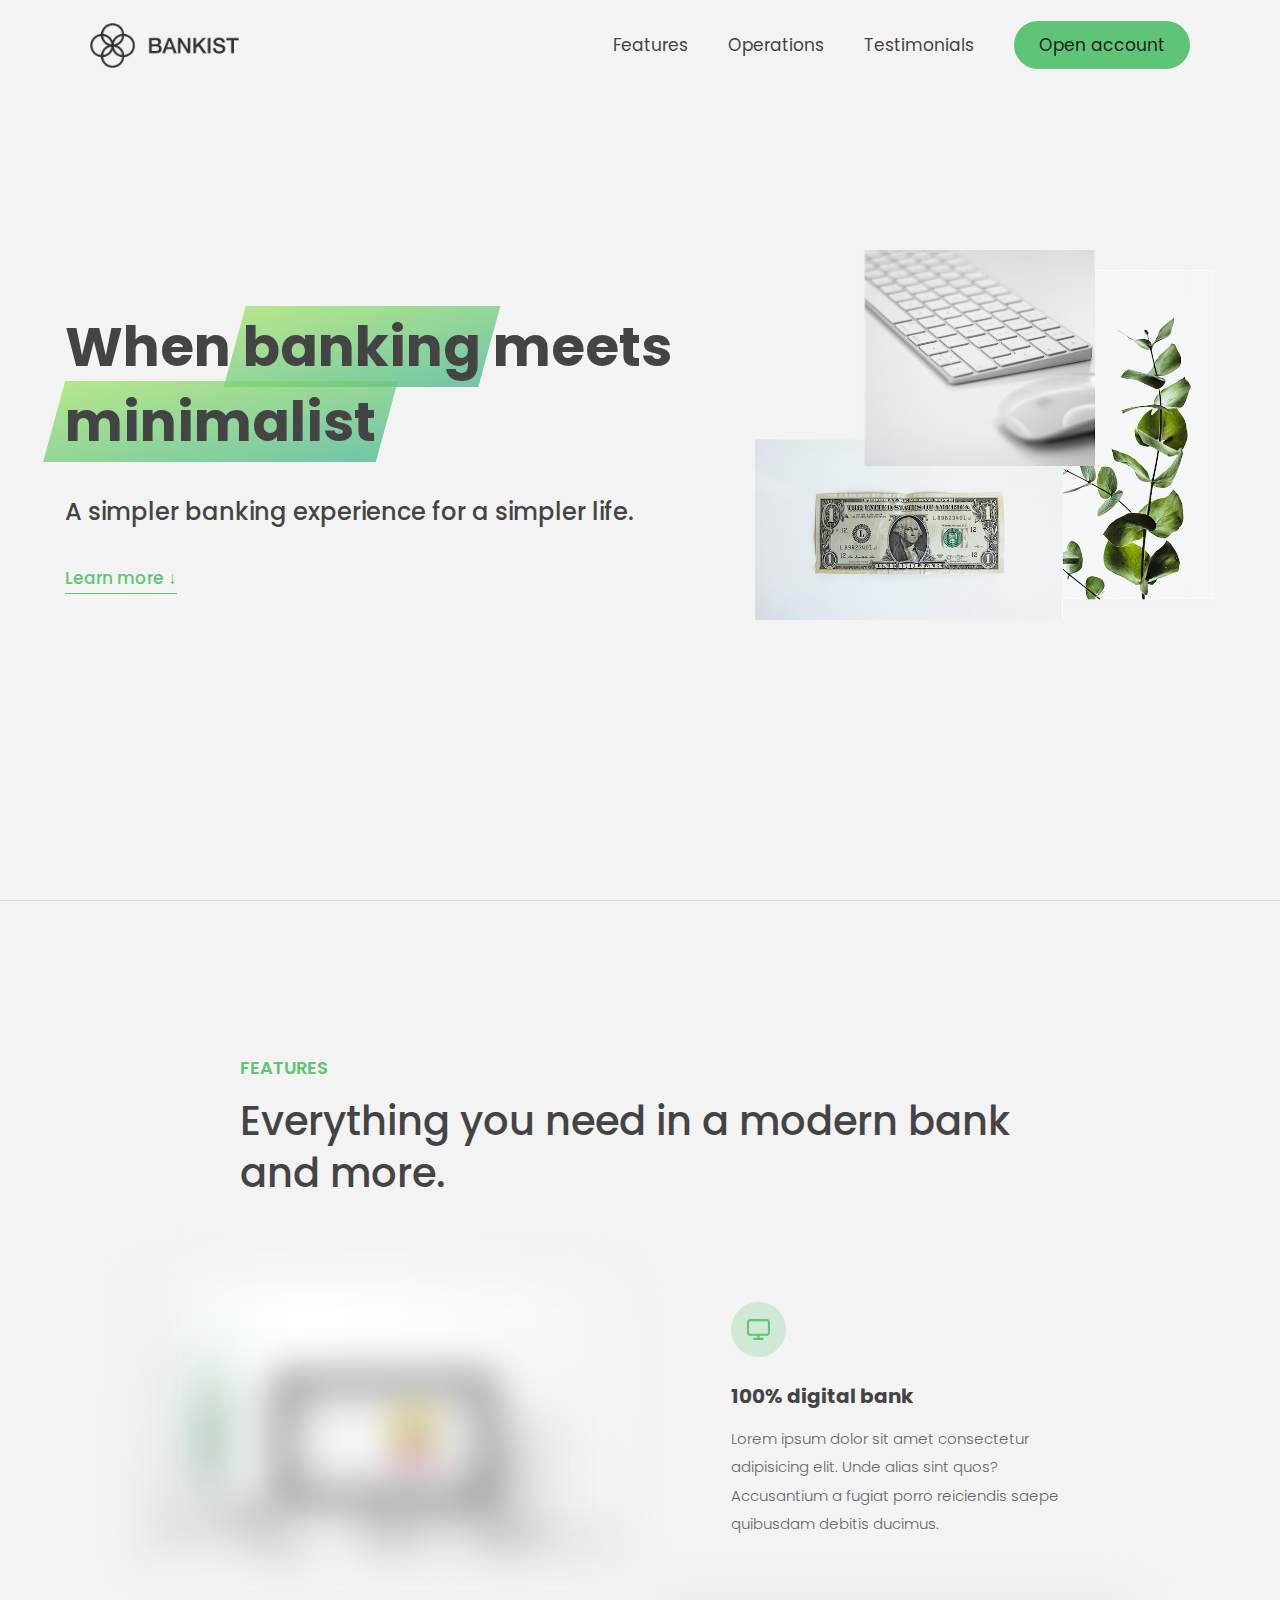
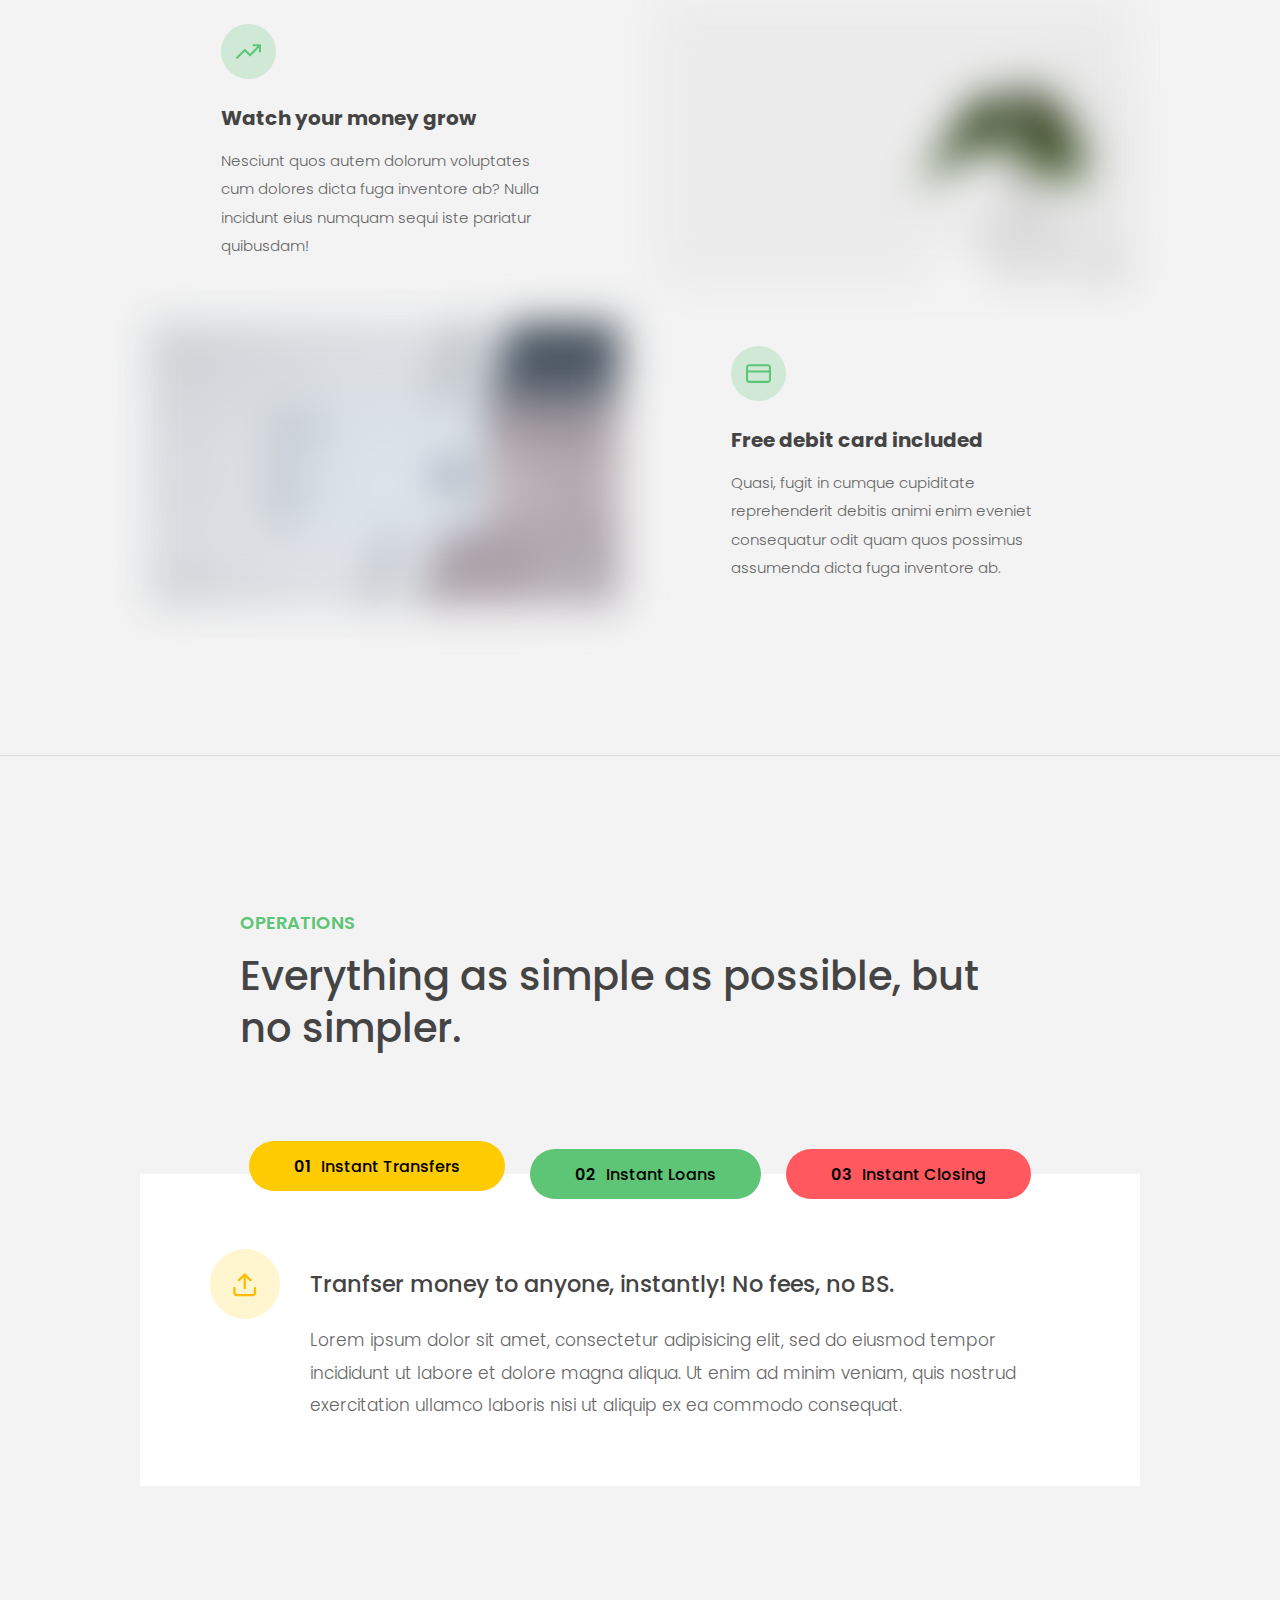
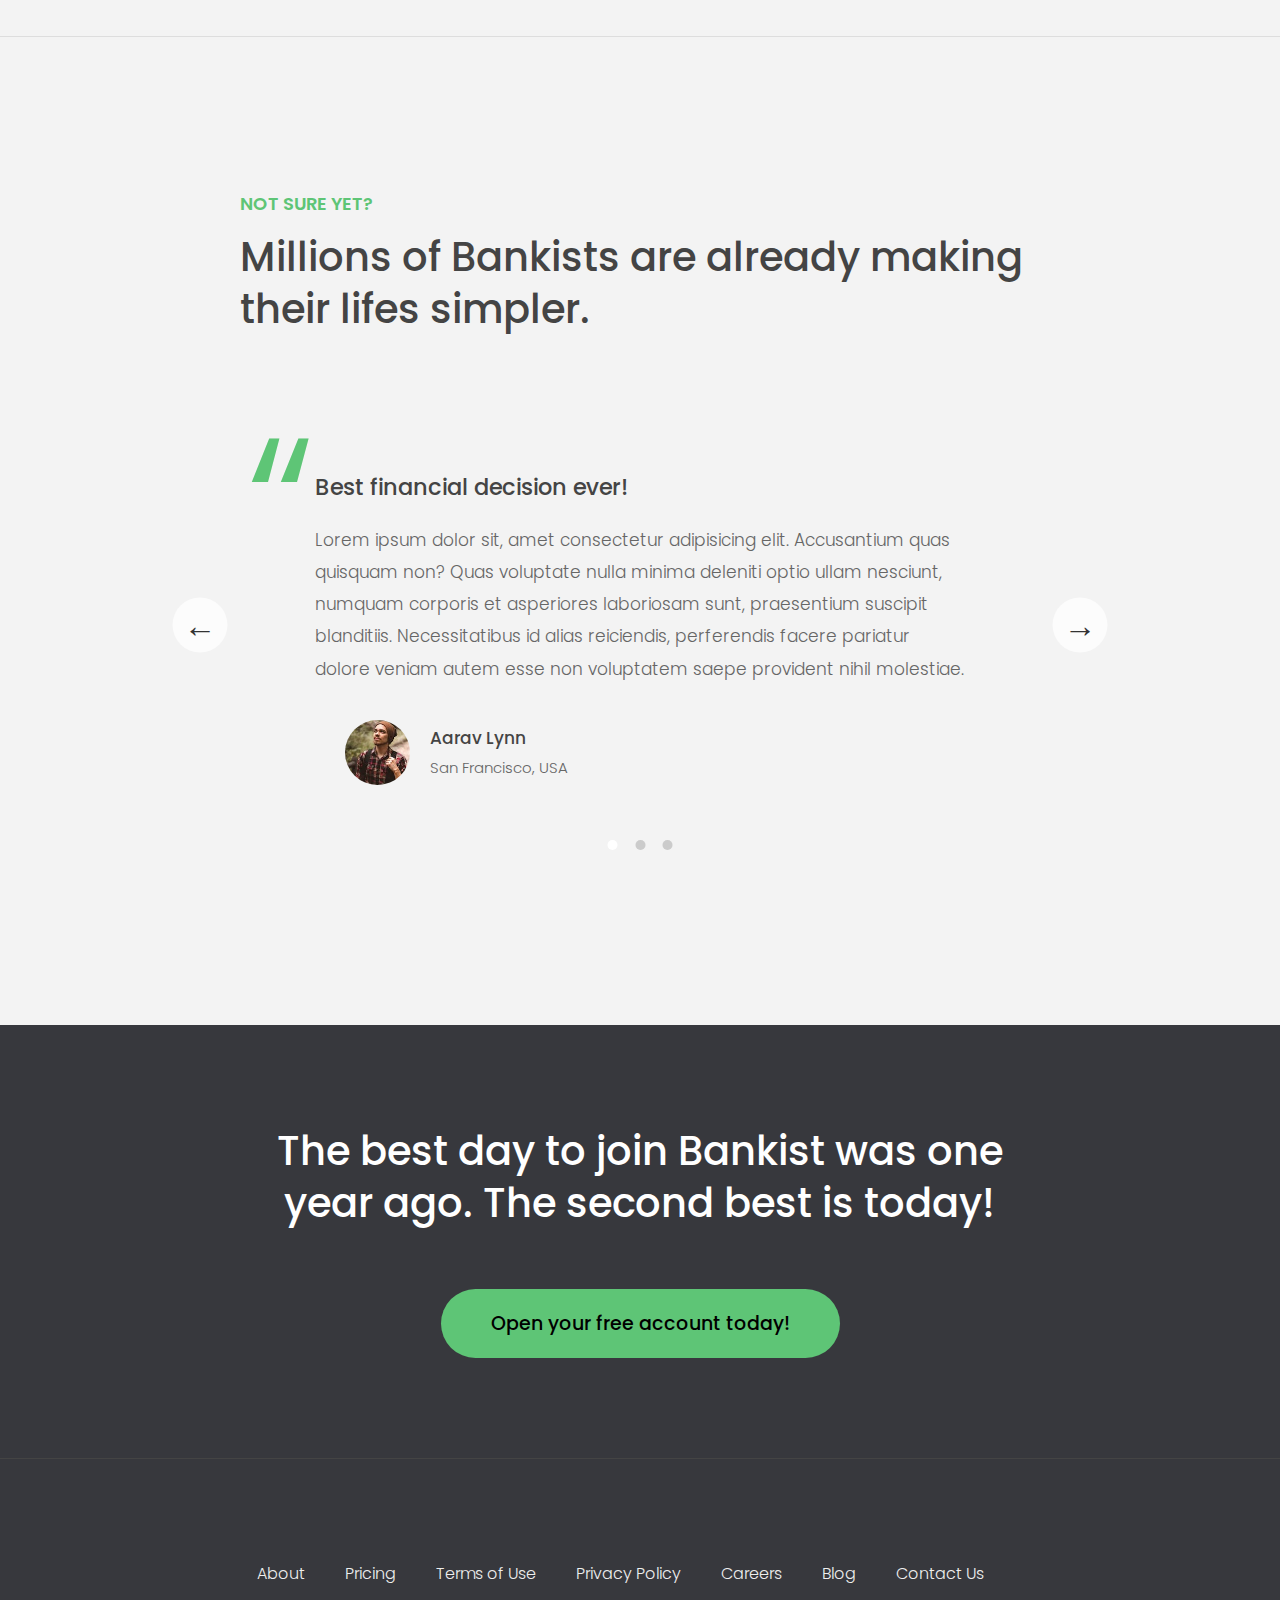
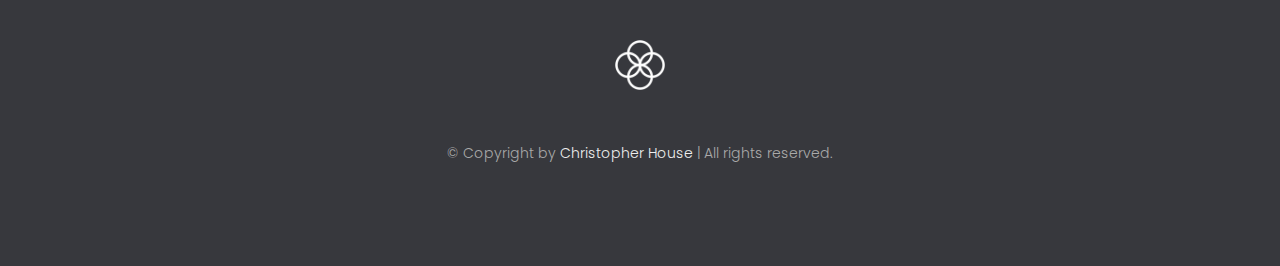
<file: Bankist/index.html>
<!DOCTYPE html>
<html lang="en">
  <head>
    <meta charset="UTF-8" />
    <meta name="viewport" content="width=device-width, initial-scale=1.0" />
    <meta http-equiv="X-UA-Compatible" content="ie=edge" />
    <link rel="shortcut icon" type="image/png" href="img/icon.png" />

    <link
      href="https://fonts.googleapis.com/css?family=Poppins:300,400,500,600&display=swap"
      rel=" stylesheet"
    />
    <link rel="stylesheet" href="style.css" />
    <title>Bankist | When Banking meets Minimalist</title>
    <script defer src="script.js"></script>
  </head>
  <body>
    <header class="header">
      <nav class="nav">
        <img
          src="img/logo.png"
          alt="Bankist logo"
          class="nav__logo"
          id="logo"
          designer="Christopher House"
          data-version-number="3.0"
        />
        <ul class="nav__links">
          <li class="nav__item">
            <a class="nav__link" href="#section--1">Features</a>
          </li>
          <li class="nav__item">
            <a class="nav__link" href="#section--2">Operations</a>
          </li>
          <li class="nav__item">
            <a class="nav__link" href="#section--3">Testimonials</a>
          </li>
          <li class="nav__item">
            <a class="nav__link nav__link--btn btn--show-modal" href="#"
              >Open account</a
            >
          </li>
        </ul>
      </nav>

      <div class="header__title">
        <h1>
          When
          <!-- Green highlight effect -->
          <span class="highlight">banking</span>
          meets<br />
          <span class="highlight">minimalist</span>
        </h1>
        <h4>A simpler banking experience for a simpler life.</h4>
        <button class="btn--text btn--scroll-to">Learn more &DownArrow;</button>
        <img
          src="img/hero.png"
          class="header__img"
          alt="Minimalist bank items"
        />
      </div>
    </header>

    <section class="section" id="section--1">
      <div class="section__title">
        <h2 class="section__description">Features</h2>
        <h3 class="section__header">
          Everything you need in a modern bank and more.
        </h3>
      </div>

      <div class="features">
        <img
          src="img/digital-lazy.jpg"
          data-src="img/digital.jpg"
          alt="Computer"
          class="features__img lazy-img"
        />
        <div class="features__feature">
          <div class="features__icon">
            <svg>
              <use xlink:href="img/icons.svg#icon-monitor"></use>
            </svg>
          </div>
          <h5 class="features__header">100% digital bank</h5>
          <p>
            Lorem ipsum dolor sit amet consectetur adipisicing elit. Unde alias
            sint quos? Accusantium a fugiat porro reiciendis saepe quibusdam
            debitis ducimus.
          </p>
        </div>

        <div class="features__feature">
          <div class="features__icon">
            <svg>
              <use xlink:href="img/icons.svg#icon-trending-up"></use>
            </svg>
          </div>
          <h5 class="features__header">Watch your money grow</h5>
          <p>
            Nesciunt quos autem dolorum voluptates cum dolores dicta fuga
            inventore ab? Nulla incidunt eius numquam sequi iste pariatur
            quibusdam!
          </p>
        </div>
        <img
          src="img/grow-lazy.jpg"
          data-src="img/grow.jpg"
          alt="Plant"
          class="features__img lazy-img"
        />

        <img
          src="img/card-lazy.jpg"
          data-src="img/card.jpg"
          alt="Credit card"
          class="features__img lazy-img"
        />
        <div class="features__feature">
          <div class="features__icon">
            <svg>
              <use xlink:href="img/icons.svg#icon-credit-card"></use>
            </svg>
          </div>
          <h5 class="features__header">Free debit card included</h5>
          <p>
            Quasi, fugit in cumque cupiditate reprehenderit debitis animi enim
            eveniet consequatur odit quam quos possimus assumenda dicta fuga
            inventore ab.
          </p>
        </div>
      </div>
    </section>

    <section class="section" id="section--2">
      <div class="section__title">
        <h2 class="section__description">Operations</h2>
        <h3 class="section__header">
          Everything as simple as possible, but no simpler.
        </h3>
      </div>

      <div class="operations">
        <div class="operations__tab-container">
          <button
            class="btn operations__tab operations__tab--1 operations__tab--active"
            data-tab="1"
          >
            <span>01</span>Instant Transfers
          </button>
          <button class="btn operations__tab operations__tab--2" data-tab="2">
            <span>02</span>Instant Loans
          </button>
          <button class="btn operations__tab operations__tab--3" data-tab="3">
            <span>03</span>Instant Closing
          </button>
        </div>
        <div
          class="operations__content operations__content--1 operations__content--active"
        >
          <div class="operations__icon operations__icon--1">
            <svg>
              <use xlink:href="img/icons.svg#icon-upload"></use>
            </svg>
          </div>
          <h5 class="operations__header">
            Tranfser money to anyone, instantly! No fees, no BS.
          </h5>
          <p>
            Lorem ipsum dolor sit amet, consectetur adipisicing elit, sed do
            eiusmod tempor incididunt ut labore et dolore magna aliqua. Ut enim
            ad minim veniam, quis nostrud exercitation ullamco laboris nisi ut
            aliquip ex ea commodo consequat.
          </p>
        </div>

        <div class="operations__content operations__content--2">
          <div class="operations__icon operations__icon--2">
            <svg>
              <use xlink:href="img/icons.svg#icon-home"></use>
            </svg>
          </div>
          <h5 class="operations__header">
            Buy a home or make your dreams come true, with instant loans.
          </h5>
          <p>
            Duis aute irure dolor in reprehenderit in voluptate velit esse
            cillum dolore eu fugiat nulla pariatur. Excepteur sint occaecat
            cupidatat non proident, sunt in culpa qui officia deserunt mollit
            anim id est laborum.
          </p>
        </div>
        <div class="operations__content operations__content--3">
          <div class="operations__icon operations__icon--3">
            <svg>
              <use xlink:href="img/icons.svg#icon-user-x"></use>
            </svg>
          </div>
          <h5 class="operations__header">
            No longer need your account? No problem! Close it instantly.
          </h5>
          <p>
            Excepteur sint occaecat cupidatat non proident, sunt in culpa qui
            officia deserunt mollit anim id est laborum. Ut enim ad minim
            veniam, quis nostrud exercitation ullamco laboris nisi ut aliquip ex
            ea commodo consequat.
          </p>
        </div>
      </div>
    </section>

    <section class="section" id="section--3">
      <div class="section__title section__title--testimonials">
        <h2 class="section__description">Not sure yet?</h2>
        <h3 class="section__header">
          Millions of Bankists are already making their lifes simpler.
        </h3>
      </div>

      <div class="slider">
        <div class="slide slide--1">
          <div class="testimonial">
            <h5 class="testimonial__header">Best financial decision ever!</h5>
            <blockquote class="testimonial__text">
              Lorem ipsum dolor sit, amet consectetur adipisicing elit.
              Accusantium quas quisquam non? Quas voluptate nulla minima
              deleniti optio ullam nesciunt, numquam corporis et asperiores
              laboriosam sunt, praesentium suscipit blanditiis. Necessitatibus
              id alias reiciendis, perferendis facere pariatur dolore veniam
              autem esse non voluptatem saepe provident nihil molestiae.
            </blockquote>
            <address class="testimonial__author">
              <img src="img/user-1.jpg" alt="" class="testimonial__photo" />
              <h6 class="testimonial__name">Aarav Lynn</h6>
              <p class="testimonial__location">San Francisco, USA</p>
            </address>
          </div>
        </div>

        <div class="slide slide--2">
          <div class="testimonial">
            <h5 class="testimonial__header">
              The last step to becoming a complete minimalist
            </h5>
            <blockquote class="testimonial__text">
              Quisquam itaque deserunt ullam, quia ea repellendus provident,
              ducimus neque ipsam modi voluptatibus doloremque, corrupti
              laborum. Incidunt numquam perferendis veritatis neque repellendus.
              Lorem, ipsum dolor sit amet consectetur adipisicing elit. Illo
              deserunt exercitationem deleniti.
            </blockquote>
            <address class="testimonial__author">
              <img src="img/user-2.jpg" alt="" class="testimonial__photo" />
              <h6 class="testimonial__name">Miyah Miles</h6>
              <p class="testimonial__location">London, UK</p>
            </address>
          </div>
        </div>

        <div class="slide slide--3">
          <div class="testimonial">
            <h5 class="testimonial__header">
              Finally free from old-school banks
            </h5>
            <blockquote class="testimonial__text">
              Debitis, nihil sit minus suscipit magni aperiam vel tenetur
              incidunt commodi architecto numquam omnis nulla autem,
              necessitatibus blanditiis modi similique quidem. Odio aliquam
              culpa dicta beatae quod maiores ipsa minus consequatur error sunt,
              deleniti saepe aliquid quos inventore sequi. Necessitatibus id
              alias reiciendis, perferendis facere.
            </blockquote>
            <address class="testimonial__author">
              <img src="img/user-3.jpg" alt="" class="testimonial__photo" />
              <h6 class="testimonial__name">Francisco Gomes</h6>
              <p class="testimonial__location">Lisbon, Portugal</p>
            </address>
          </div>
        </div>

        <button class="slider__btn slider__btn--left">&larr;</button>
        <button class="slider__btn slider__btn--right">&rarr;</button>
        <div class="dots"></div>
      </div>
    </section>

    <section class="section section--sign-up">
      <div class="section__title">
        <h3 class="section__header">
          The best day to join Bankist was one year ago. The second best is
          today!
        </h3>
      </div>
      <button class="btn btn--show-moda l">
        Open your free account today!
      </button>
    </section>

    <footer class="footer">
      <ul class="footer__nav">
        <li class="footer__item">
          <a class="footer__link" href="#">About</a>
        </li>
        <li class="footer__item">
          <a class="footer__link" href="#">Pricing</a>
        </li>
        <li class="footer__item">
          <a class="footer__link" href="#">Terms of Use</a>
        </li>
        <li class="footer__item">
          <a class="footer__link" href="#">Privacy Policy</a>
        </li>
        <li class="footer__item">
          <a class="footer__link" href="#">Careers</a>
        </li>
        <li class="footer__item">
          <a class="footer__link" href="#">Blog</a>
        </li>
        <li class="footer__item">
          <a class="footer__link" href="#">Contact Us</a>
        </li>
      </ul>
      <img src="img/icon.png" alt="Logo" class="footer__logo" />
      <p class="footer__copyright">
        &copy; Copyright by
        <a
          class="footer__link twitter-link"
          target="_blank"
          href="https://thechrishouse.com"
          >Christopher House</a
        > | All rights reserved.
      </p>
    </footer>

    <div class="modal hidden">
      <button class="btn--close-modal">&times;</button>
      <h2 class="modal__header">
        Open your bank account <br />
        in just <span class="highlight">5 minutes</span>
      </h2>
      <form class="modal__form">
        <label>First Name</label>
        <input type="text" />
        <label>Last Name</label>
        <input type="text" />
        <label>Email Address</label>
        <input type="email" />
        <button class="btn">Next step &rarr;</button>
      </form>
    </div>
    <div class="overlay hidden"></div>

  </body>
</html>
</file>
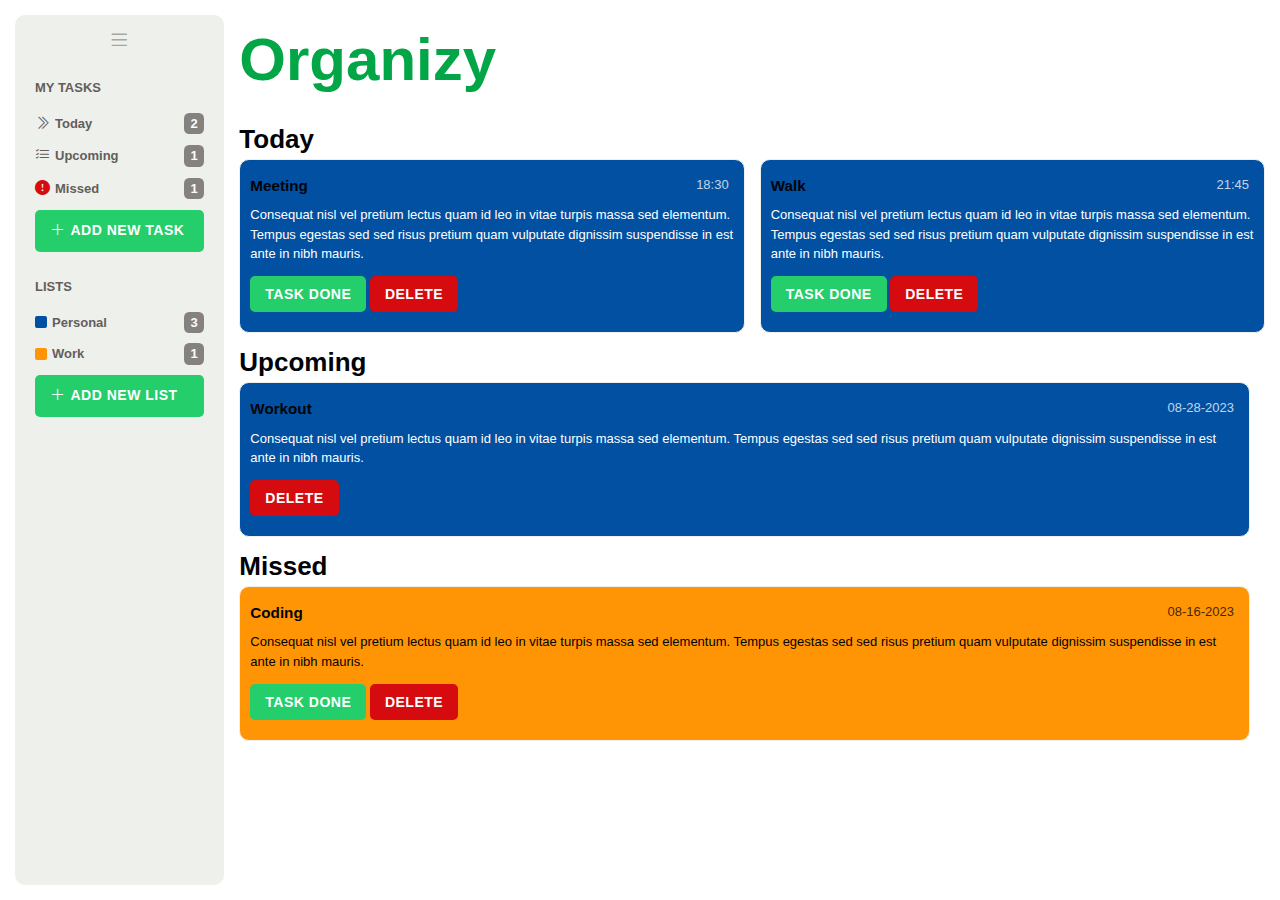
<file: Organizy/index.html>
<!DOCTYPE html>
<html lang="en">
<head>
    <meta charset="UTF-8">
    <meta http-equiv="X-UA-Compatible" content="IE=edge">
    <meta name="viewport" content="width=device-width, initial-scale=1.0">
    <title>Organizy</title>
    <link rel="stylesheet" href="style.css">
    <link rel="stylesheet" href="https://cdn.jsdelivr.net/npm/bootstrap-icons@1.10.5/font/bootstrap-icons.css">
</head>
    <body>
      <div id="wrapper">
        <div id="menu" class="open">
          <header>
            <span id="menu-btn"><i class="bi bi-list"></i></span>
            <!--         <span id="menu-btn"></span> -->
          </header>
          <nav>
            <ul class="nav-list">
              <p class="nav-list-name">My Tasks</p>
              <li>
                <a href="#today" class="nav-link">
                  <span class="icon-text">
                    <span class="nav-icon"><i class="bi bi-chevron-double-right"></i></span>
                    <span class="nav-text">Today</span>
                  </span>
                  <span class="task-count">2</span>
                </a>
              </li>
              <li>
                <a href="#upcoming" class="nav-link">
                  <span class="icon-text">
                    <span class="nav-icon"><i class="bi bi-list-check"></i></span>
                    <span class="nav-text">Upcoming</span>
                  </span>
                  <span class="task-count">1</span>
                </a>
              </li>
              <li>
                <a href="#missed" class="nav-link">
                  <span class="icon-text">
                    <span class="nav-icon missed"><i class="bi bi-exclamation-circle-fill"></i></span>
                    <span class="nav-text">Missed</span>
                  </span>
                  <span class="task-count">1</span>
                </a>
              </li>
              <li>
                <a href="#" class="nav-link btn add" id="add-task-btn">
                  <span class="icon-text">
                    <span class="nav-icon"><i class="bi bi-plus-lg"></i></span>
                    <span class="nav-text">Add new task</span>
                  </span>
                </a>
              </li>
            </ul>
            <ul class="nav-list">
              <p class="nav-list-name">Lists</p>
              <li>
                <a href="#" class="nav-link">
                  <span class="icon-text">
                    <span class="nav-icon square blue"></span>
                    <span class="nav-text">Personal</span>
                  </span>
                  <span class="task-count">3</span>
                </a>
              </li>
              <li>
                <a href="#" class="nav-link">
                  <span class="icon-text">
                    <span class="nav-icon square orange"></span>
                    <span class="nav-text">Work</span>
                  </span>
                  <span class="task-count">1</span>
                </a>
              </li>
              <li>
                <a href="#" class="nav-link add" id="add-list-btn">
                  <span class="icon-text">
                    <span class="nav-icon"><i class="bi bi-plus-lg"></i></span>
                    <span class="nav-text">Add new list</span>
                  </span>
                </a>
              </li>
            </ul>
          </nav>
        </div>
        <main id="main">
          <h1 id="title">Organizy</h1>
          <div class="container">
            <div id="today">
              <h1>Today</h1>
              <div class="tasks">
                <div class="task blue">
                  <h3>Meeting</h3>
                  <p>Consequat nisl vel pretium lectus quam id leo in vitae turpis massa sed elementum. Tempus egestas sed sed risus pretium quam vulputate dignissim suspendisse in est ante in nibh mauris.</p>
                  <span class="task-time">
                    18:30
                  </span>
                  <button class="btn done">Task done</button>
                  <button class="btn delete">delete</button>
                </div>
                <div class="task blue">
                  <h3>Walk</h3>
                  <p>Consequat nisl vel pretium lectus quam id leo in vitae turpis massa sed elementum. Tempus egestas sed sed risus pretium quam vulputate dignissim suspendisse in est ante in nibh mauris.</p>
                  <span class="task-time">
                    21:45
                  </span>
                  <button class="btn done">Task done</button>
                  <button class="btn delete">delete</button>
                </div>
    
              </div>
    
            </div>
            <div id="upcoming">
              <h1>Upcoming</h1>
              <div class="tasks">
                <div class="task blue">
                  <h3>Workout</h3>
                  <p>Consequat nisl vel pretium lectus quam id leo in vitae turpis massa sed elementum. Tempus egestas sed sed risus pretium quam vulputate dignissim suspendisse in est ante in nibh mauris.</p>
                  <span class="task-time">08-28-2023</span>
                  <button class="btn delete">Delete</button>
                </div>
              </div>
    
            </div>
            <div id="missed">
              <h1>Missed</h1>
              <div class="tasks">
                <div class="task orange">
                  <h3>Coding</h3>
                  <p>Consequat nisl vel pretium lectus quam id leo in vitae turpis massa sed elementum. Tempus egestas sed sed risus pretium quam vulputate dignissim suspendisse in est ante in nibh mauris.</p>
                  <span class="task-time">08-16-2023</span>
                  <button class="btn done">Task done</button>
                  <button class="btn delete">Delete</button>
                </div>
              </div>
    
            </div>
          </div>
        </main>
        <div class="form-wrapper">
          <div id="add-task" class="form-container">
            <i class="bi bi-x-lg close-btn" id="close-btn"></i>
            <h1>Add task</h1>
            <p>Mattis enim ut tellus elementum sagittis vitae et leo duis ut diam quam nulla porttitor.</p>
            <form>
              <fieldset>
                <label for="name">Enter task name:
                  <input type="text" name="name" id="name" class="" placeholder="" required />
                </label>
                <label for="desc">Enter task description:
                  <textarea type="text" name="desc" id="desc" class="" placeholder="" maxlength="100" rows="4" required></textarea>
                </label>
              </fieldset>
    
              <fieldset>
                <label for="date">Task date:
                  <input type="date" name="date" id="date" class="" />
                </label>
                <label for="date">Time:
                  <input type="text" name="time" id="time" class="time" />
                </label>
                <label for="type">List:
                  <input type="text" name="type" id="type" class="" />
                </label>
              </fieldset>
              <input type="submit" name="submit" class="btn done" />
            </form>
          </div>
          <div id="add-list" class="form-container">
            <i class="bi bi-x-lg close-btn"></i>
            <h1>Add list</h1>
            <p>Mattis enim ut tellus elementum sagittis vitae et leo duis ut diam quam nulla porttitor.</p>
            <form>
              <fieldset>
                <label for="name">Enter list name:
                  <input type="text" name="name" id="name" class="" placeholder="" required />
                </label>
                <label for="desc">Enter list description:
                  <textarea type="text" name="desc" id="desc" class="" placeholder="" maxlength="30" rows="3" required></textarea>
                </label>
              </fieldset>
    
              <fieldset>
                <label>Choose a color:</label>
                <div class="color-picker">
                  <span class="task-color orange"></span>
                  <span class="task-color green"></span>
                  <span class="task-color cyan"></span>
                  <span class="task-color red"></span>
                  <span class="task-color purple"></span>
                  <span class="task-color blue"></span>
                </div>
              </fieldset>
              <input type="submit" name="submit" class="btn done" />
            </form>
          </div>
        </div>
    </body>
</html>
</file>
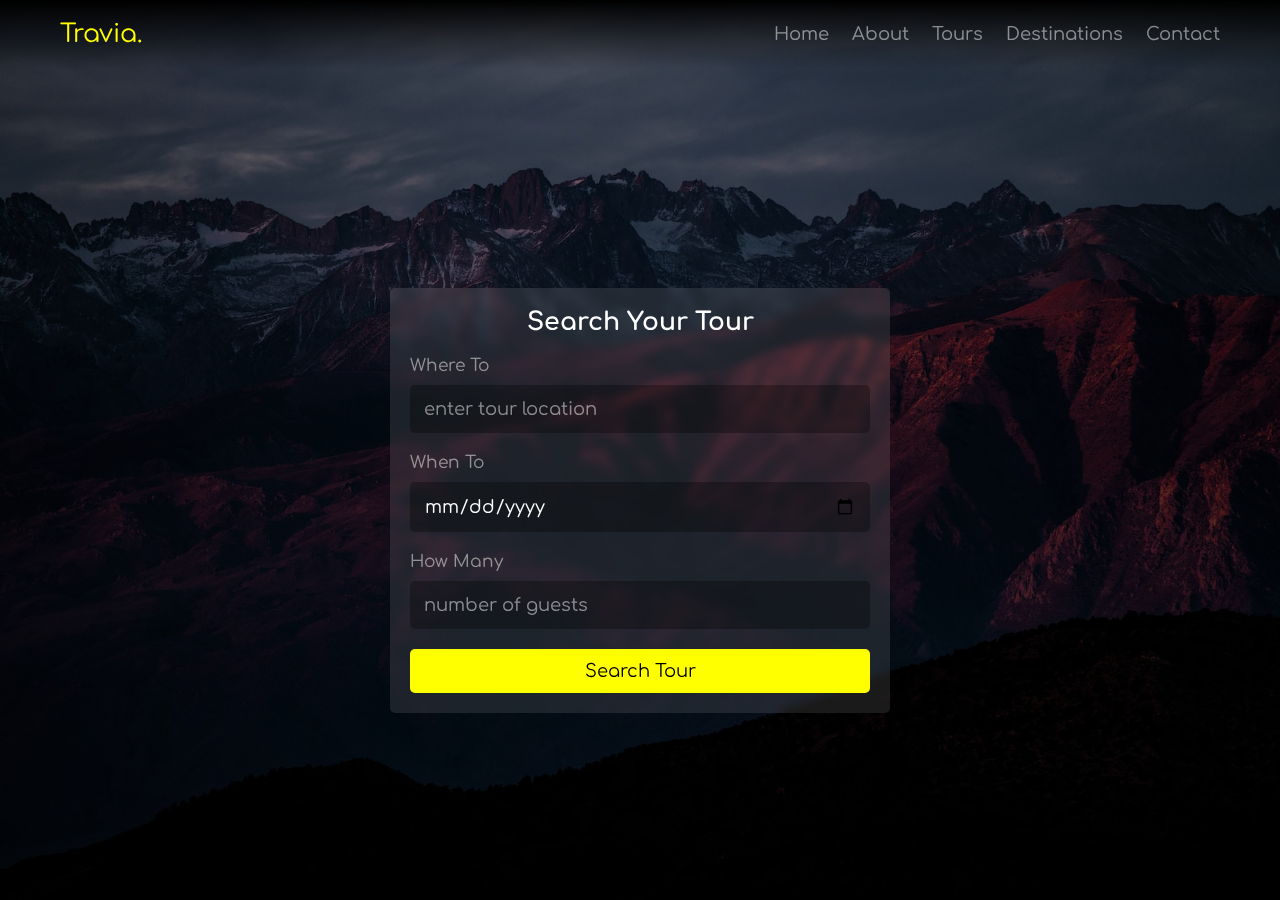
<file: Travia/index.html>
<!DOCTYPE html>
<html lang="en">
  <head>
    <meta charset="UTF-8" />
    <meta http-equiv="X-UA-Compatible" content="IE=edge" />
    <meta name="viewport" content="width=device-width, initial-scale=1.0" />
    <title>Home</title>

    <link rel="stylesheet" href="https://unpkg.com/aos@next/dist/aos.css" />

    <!-- font awesome cdn link  -->
    <link
      rel="stylesheet"
      href="https://cdnjs.cloudflare.com/ajax/libs/font-awesome/6.2.1/css/all.min.css"
    />

    <!-- custom css file link  -->
    <link rel="stylesheet" href="css/style.css" />
  </head>
  <body style="overflow: hidden">
    <!-- header section starts  -->

    <header class="header" data-aos="fade-down">
      <section class="flex">
        <a href="index.html" class="logo">Travia.</a>

        <nav class="navbar">
          <a href="index.html">home</a>
          <a href="about.html">about</a>
          <a href="tours.html">tours</a>
          <a href="destinations.html">destinations</a>
          <a href="contact.html">contact</a>
        </nav>

        <div id="menu-btn" class="fas fa-bars"></div>
      </section>
    </header>

    <!-- header section ends -->

    <!-- home section starts  -->

    <div class="container home" data-aos="zoom-out">
      <section class="flex" data-aos="zoom-in" data-aos-delay="600">
        <form action="" method="post">
          <h3>search your tour</h3>
          <p>where to</p>
          <input
            type="text"
            name="location"
            required
            maxlength="50"
            placeholder="enter tour location"
            class="box"
          />
          <p>when to</p>
          <input type="date" name="date" class="box" required />
          <p>how many</p>
          <input
            type="number"
            name="guests"
            min="1"
            max="10"
            maxlength="2"
            placeholder="number of guests"
            required
            class="box"
          />
          <a href="./tours.html">
            <input type="submit" value="search tour" name="search" class="btn" />
          </a>
        </form>
      </section>
    </div>
    <script src="https://unpkg.com/aos@next/dist/aos.js"></script>
    <script src="js/script.js"></script>
  </body>
</html>
</file>
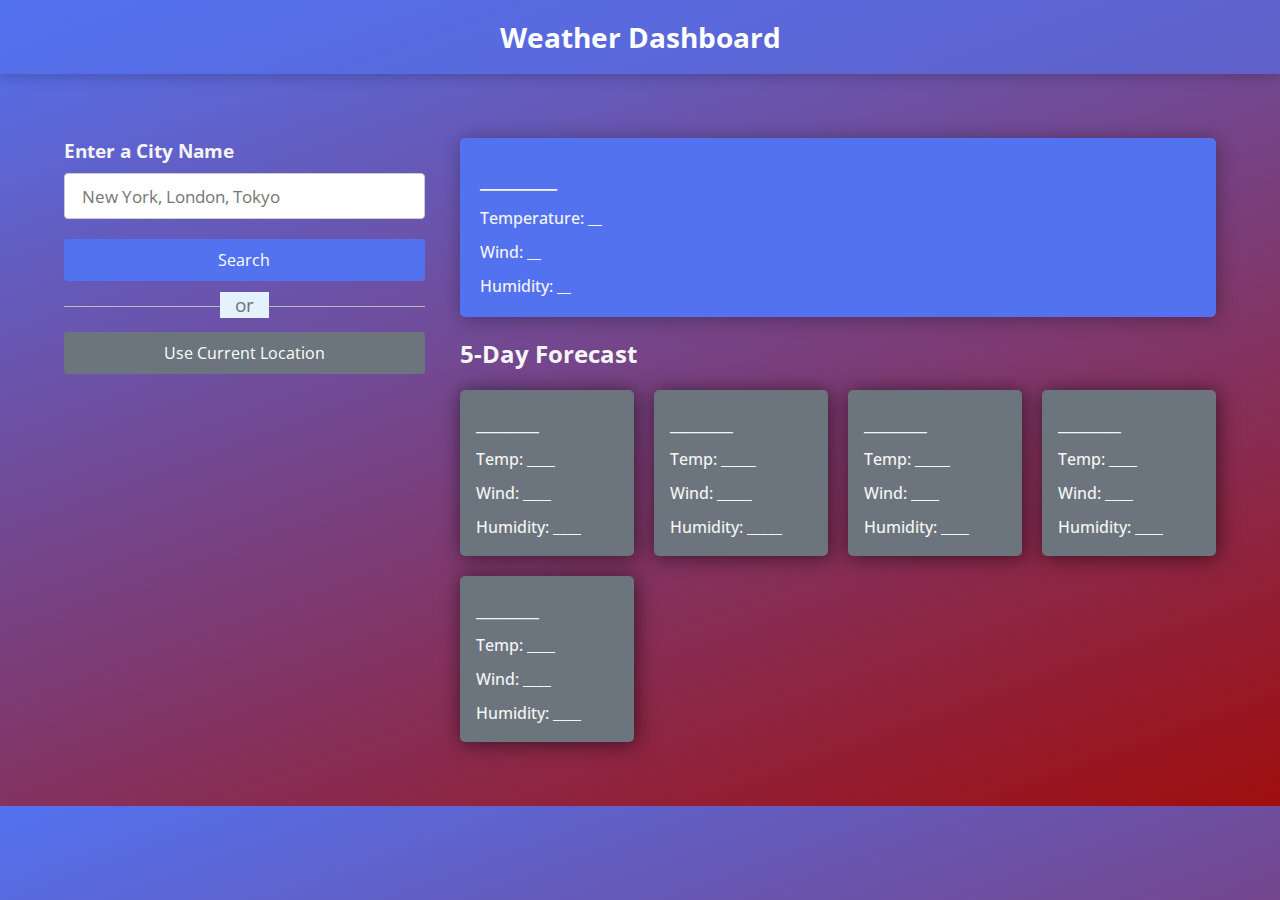
<file: WeatherMe/index.html>
<!DOCTYPE html>
<html lang="en">
  <head>
    <meta charset="utf-8">
    <title>WeatherMe</title>
    <link rel="stylesheet" href="style.css">
    <meta name="viewport" content="width=device-width, initial-scale=1.0">
    <script src="script.js" defer></script>
  </head>
  <body>
    <h1>Weather Dashboard</h1>
    <div class="container">
      <div class="weather-input">
        <h3>Enter a City Name</h3>
        <input class="city-input" type="text" placeholder="New York, London, Tokyo">
        <button class="search-btn">Search</button>
        <div class="separator"></div>
        <button class="location-btn">Use Current Location</button>
      </div>
      <div class="weather-data">
        <div class="current-weather">
          <div class="details">
            <h2>_______</h2>
            <h6>Temperature: __</h6>
            <h6>Wind: __</h6>
            <h6>Humidity: __</h6>
          </div>
        </div>
        <div class="days-forecast">
          <h2>5-Day Forecast</h2>
          <ul class="weather-cards">
            <li class="card">
              <h3>_______</h3>
              <h6>Temp: ____</h6>
              <h6>Wind: ____</h6>
              <h6>Humidity: ____</h6>
            </li>
            <li class="card">
              <h3>_______</h3>
              <h6>Temp: _____</h6>
              <h6>Wind: _____</h6>
              <h6>Humidity: _____</h6>
            </li>
            <li class="card">
              <h3>_______</h3>
              <h6>Temp: _____</h6>
              <h6>Wind: ____</h6>
              <h6>Humidity: ____</h6>
            </li>
            <li class="card">
              <h3>_______</h3>
              <h6>Temp: ____</h6>
              <h6>Wind: ____</h6>
              <h6>Humidity: ____</h6>
            </li>
            <li class="card">
              <h3>_______</h3>
              <h6>Temp: ____</h6>
              <h6>Wind: ____</h6>
              <h6>Humidity: ____</h6>
            </li>
          </ul>
        </div>
      </div>
    </div>
    
  </body>
</html>
</file>
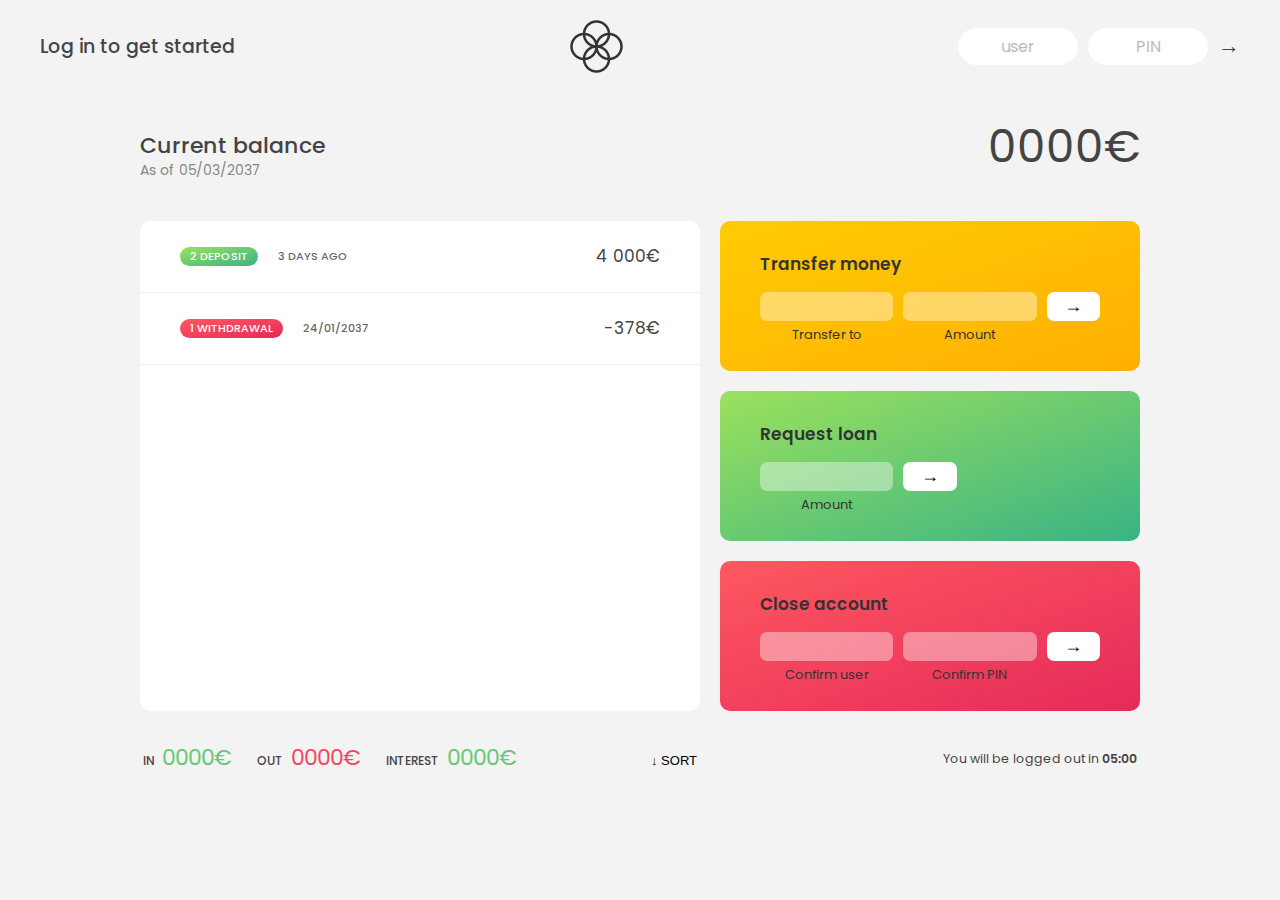
<file: Bankist/Bank/index.html>
<!DOCTYPE html>
<html lang="en">
  <head>
    <meta charset="UTF-8" />
    <meta name="viewport" content="width=device-width, initial-scale=1.0" />
    <meta http-equiv="X-UA-Compatible" content="ie=edge" />
    <link rel="shortcut icon" type="image/png" href="/icon.png" />

    <link
      href="https://fonts.googleapis.com/css?family=Poppins:400,500,600&display=swap"
      rel="stylesheet"
    />

    <link rel="stylesheet" href="style.css" />
    <title>Bankist</title>
  </head>
  <body>
    <!-- TOP NAVIGATION -->
    <nav>
      <p class="welcome">Log in to get started</p>
      <img src="logo.png" alt="Logo" class="logo" />
      <form class="login">
        <input
          type="text"
          placeholder="user"
          class="login__input login__input--user"
        />
        <!-- In practice, use type="password" -->
        <input
          type="text"
          placeholder="PIN"
          maxlength="4"
          class="login__input login__input--pin"
        />
        <button class="login__btn">&rarr;</button>
      </form>
    </nav>

    <main class="app">
      <!-- BALANCE -->
      <div class="balance">
        <div>
          <p class="balance__label">Current balance</p>
          <p class="balance__date">
            As of <span class="date">05/03/2037</span>
          </p>
        </div>
        <p class="balance__value">0000€</p>
      </div>

      <!-- MOVEMENTS -->
      <div class="movements">
        <div class="movements__row">
          <div class="movements__type movements__type--deposit">2 deposit</div>
          <div class="movements__date">3 days ago</div>
          <div class="movements__value">4 000€</div>
        </div>
        <div class="movements__row">
          <div class="movements__type movements__type--withdrawal">
            1 withdrawal
          </div>
          <div class="movements__date">24/01/2037</div>
          <div class="movements__value">-378€</div>
        </div>
      </div>

      <!-- SUMMARY -->
      <div class="summary">
        <p class="summary__label">In</p>
        <p class="summary__value summary__value--in">0000€</p>
        <p class="summary__label">Out</p>
        <p class="summary__value summary__value--out">0000€</p>
        <p class="summary__label">Interest</p>
        <p class="summary__value summary__value--interest">0000€</p>
        <button class="btn--sort">&downarrow; SORT</button>
      </div>

      <!-- OPERATION: TRANSFERS -->
      <div class="operation operation--transfer">
        <h2>Transfer money</h2>
        <form class="form form--transfer">
          <input type="text" class="form__input form__input--to" />
          <input type="number" class="form__input form__input--amount" />
          <button class="form__btn form__btn--transfer">&rarr;</button>
          <label class="form__label">Transfer to</label>
          <label class="form__label">Amount</label>
        </form>
      </div>

      <!-- OPERATION: LOAN -->
      <div class="operation operation--loan">
        <h2>Request loan</h2>
        <form class="form form--loan">
          <input type="number" class="form__input form__input--loan-amount" />
          <button class="form__btn form__btn--loan">&rarr;</button>
          <label class="form__label form__label--loan">Amount</label>
        </form>
      </div>

      <!-- OPERATION: CLOSE -->
      <div class="operation operation--close">
        <h2>Close account</h2>
        <form class="form form--close">
          <input type="text" class="form__input form__input--user" />
          <input
            type="password"
            maxlength="6"
            class="form__input form__input--pin"
          />
          <button class="form__btn form__btn--close">&rarr;</button>
          <label class="form__label">Confirm user</label>
          <label class="form__label">Confirm PIN</label>
        </form>
      </div>

      <!-- LOGOUT TIMER -->
      <p class="logout-timer">
        You will be logged out in <span class="timer">05:00</span>
      </p>
    </main>

    <!-- <footer>
      &copy; by Jonas Schmedtmann. Don't claim as your own :)
    </footer> -->

    <script src="script.js"></script>
  </body>
</html>
</file>
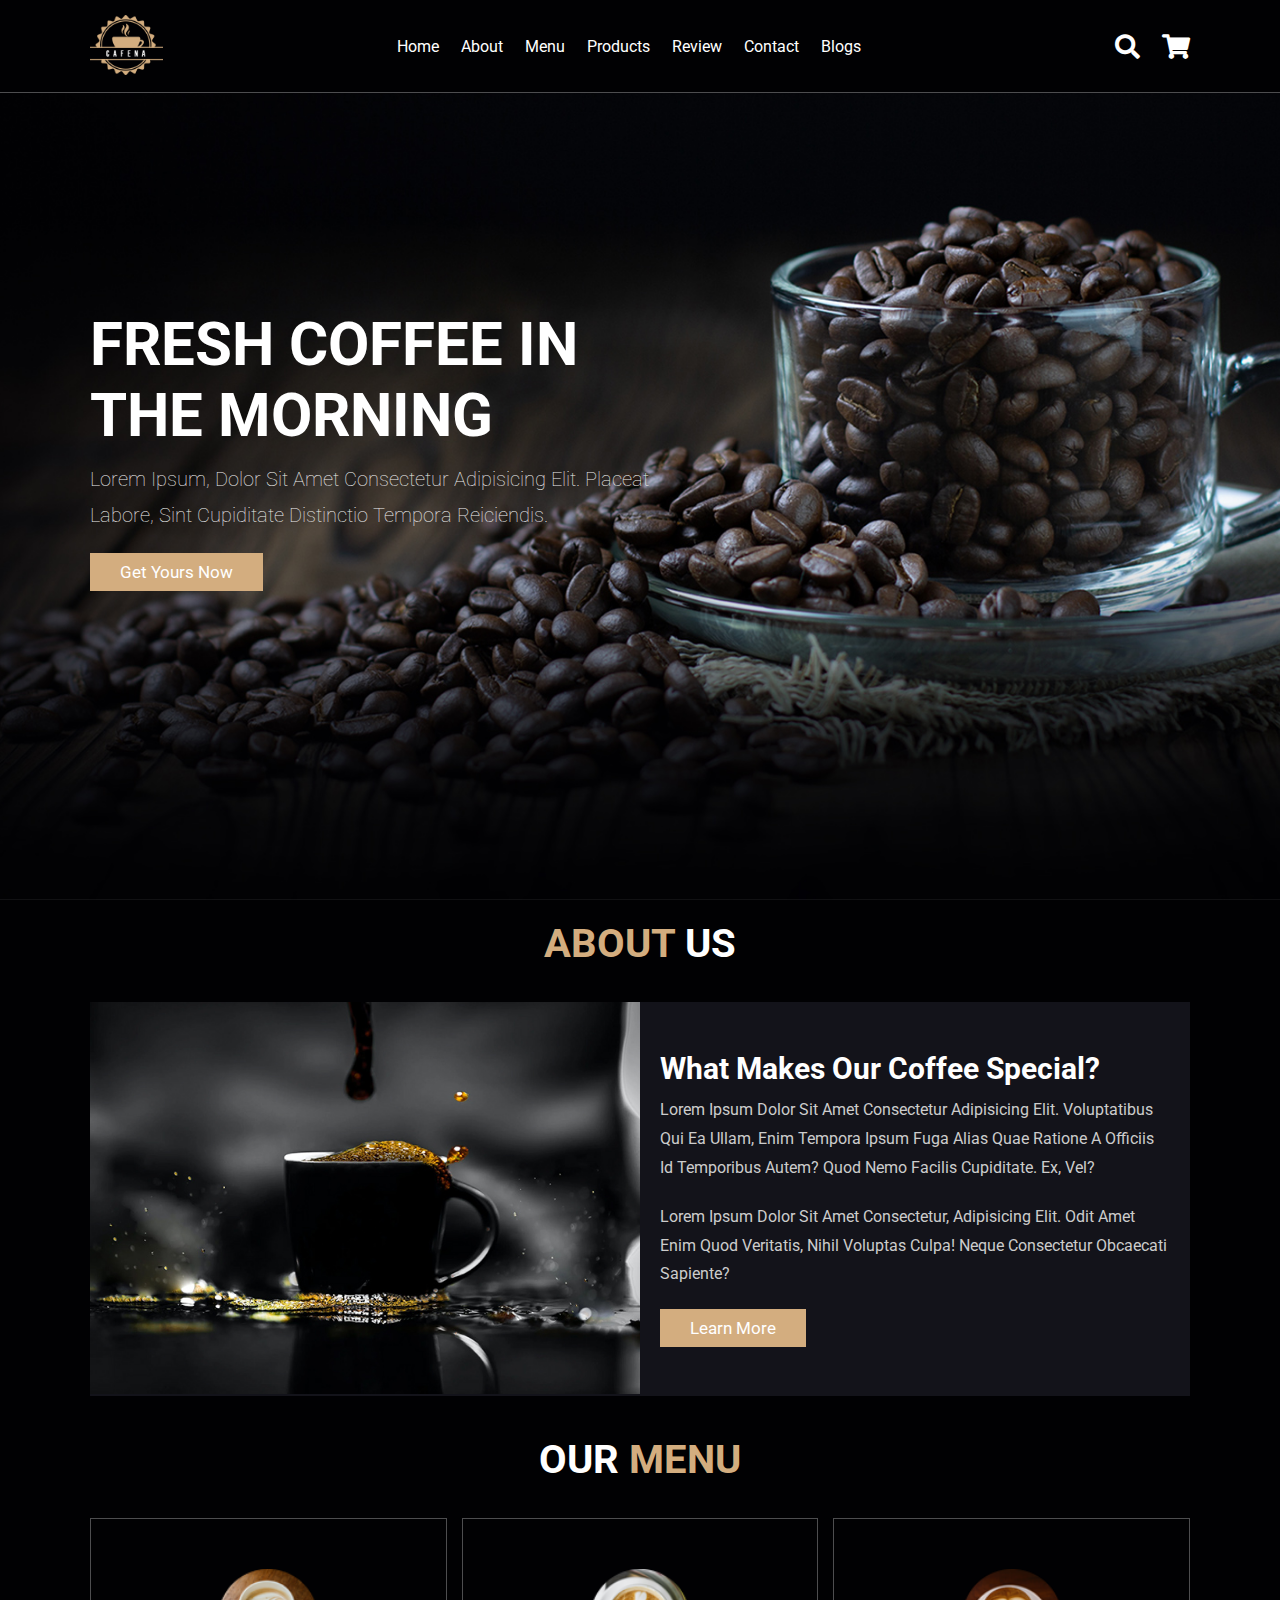
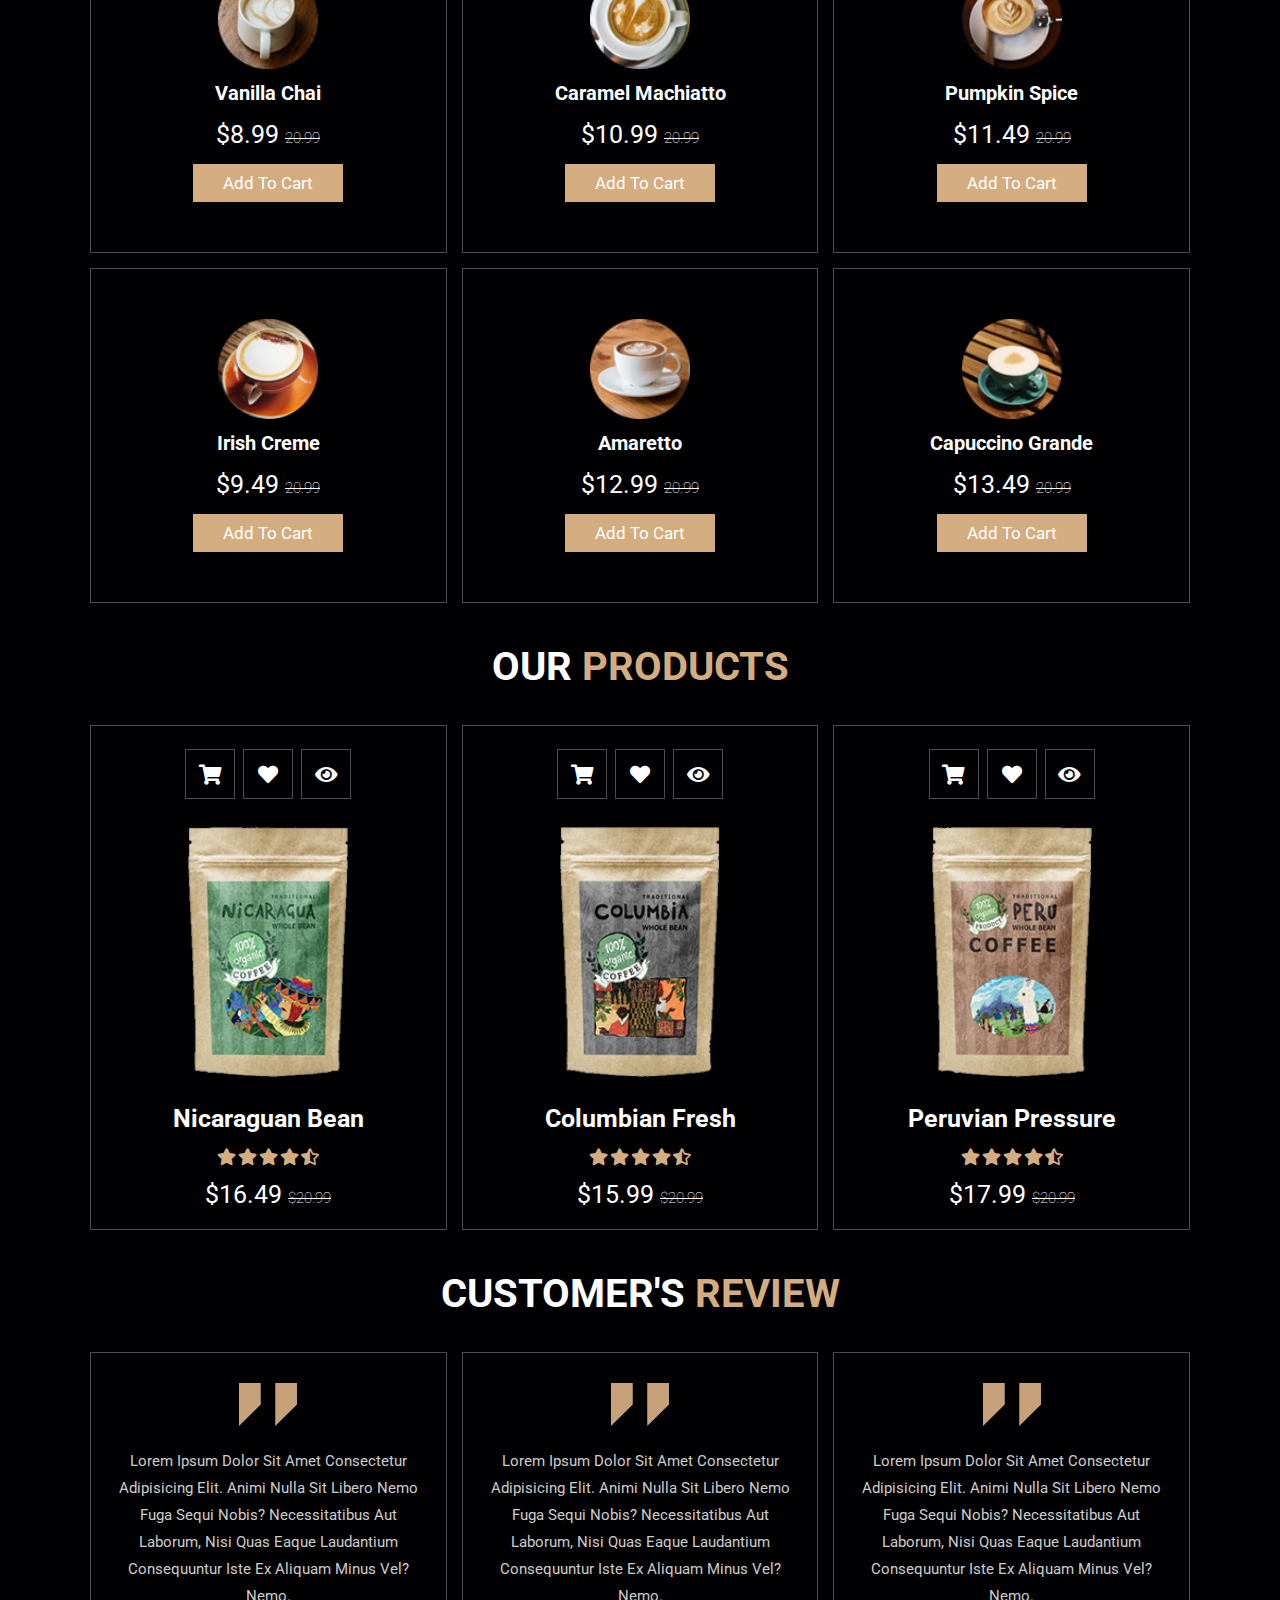
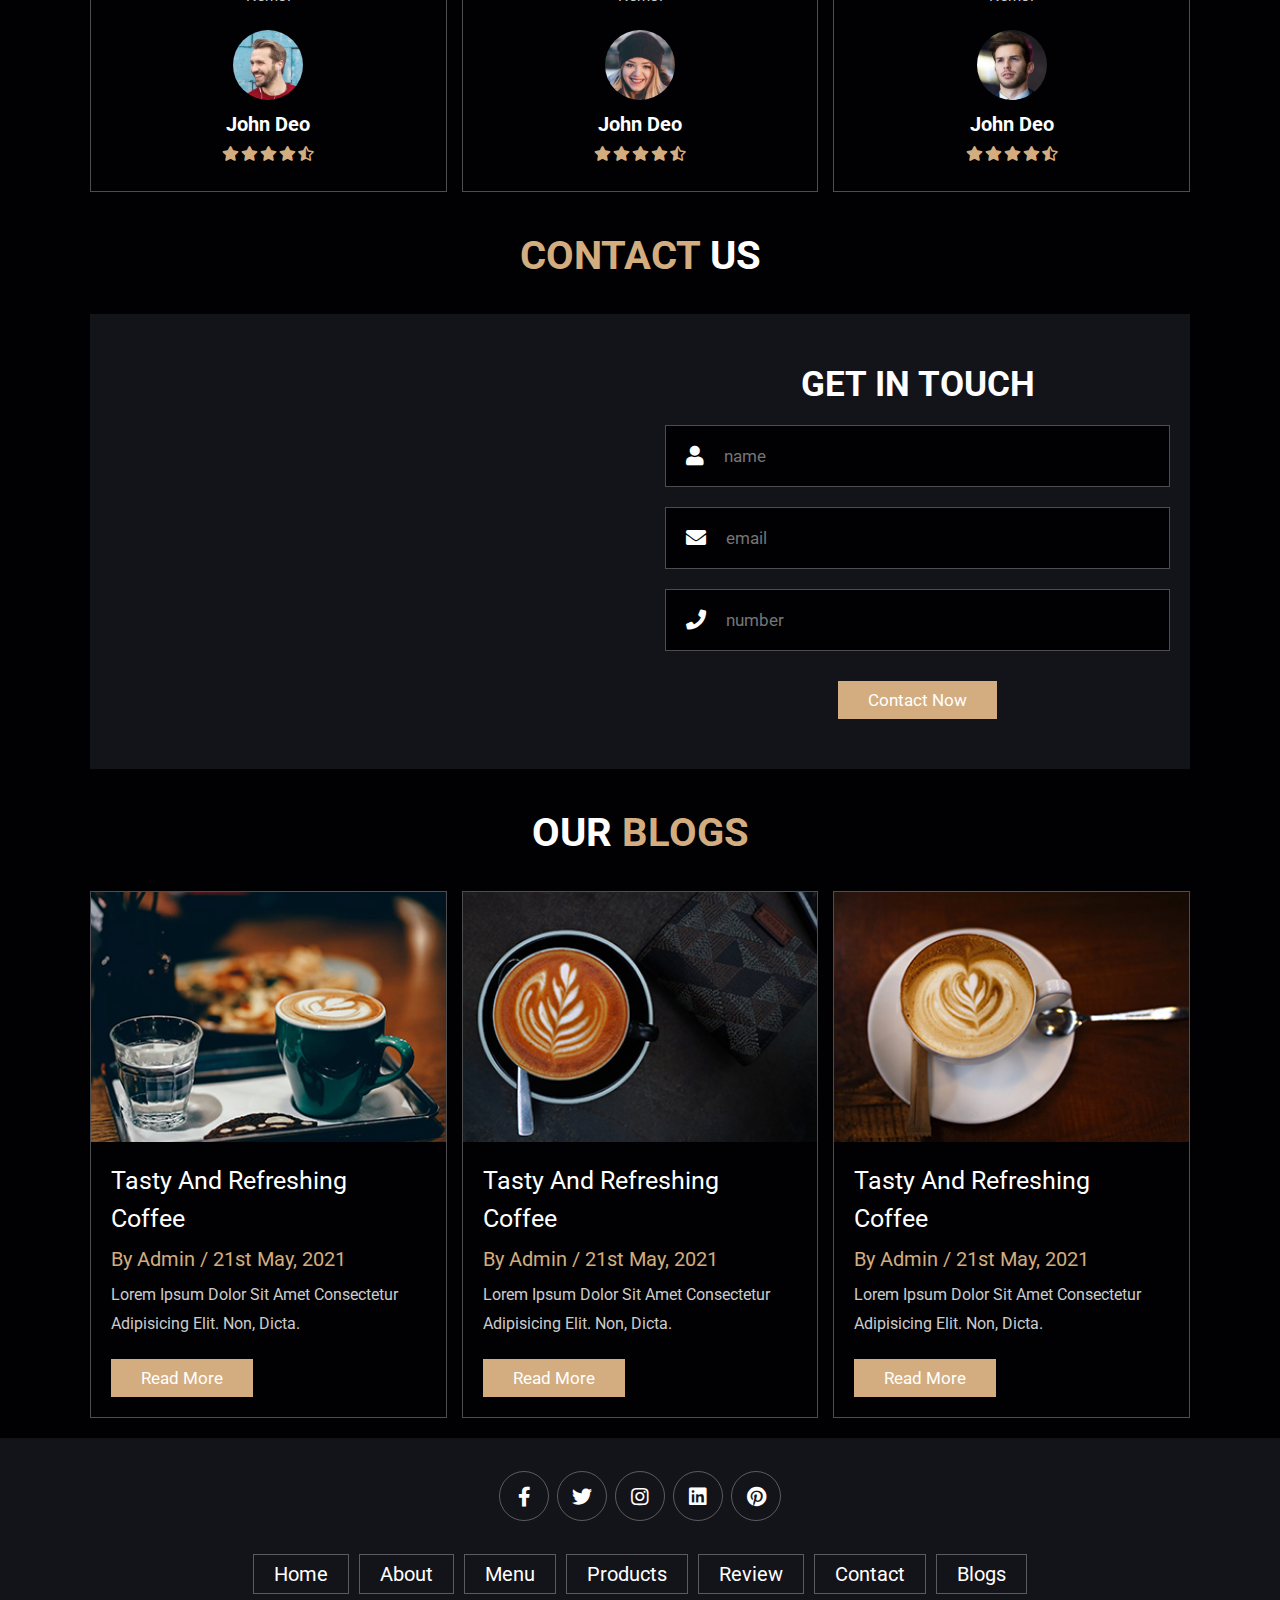
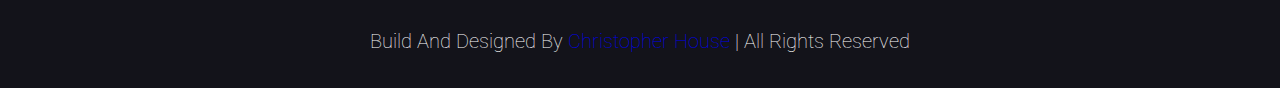
<file: Breu/breu.html>
<!DOCTYPE html>
<html lang="en">
  <head>
    <meta charset="UTF-8" />
    <meta http-equiv="X-UA-Compatible" content="IE=edge" />
    <meta name="viewport" content="width=device-width, initial-scale=1.0" />
    <title>BreuTime - Fresh Coffee</title>
    <link
      rel="stylesheet"
      href="https://cdnjs.cloudflare.com/ajax/libs/font-awesome/5.15.4/css/all.min.css"
    />
    <link rel="stylesheet" href="breu.css" />
  </head>
  <body>
    <header class="header">
      <a href="#" class="logo">
        <img src="images/logo.png" alt="logo" />
      </a>
      <nav class="navbar">
        <a href="#home">home</a>
        <a href="#about">about</a>
        <a href="#menu">menu</a>
        <a href="#products">products</a>
        <a href="#review">review</a>
        <a href="#contact">contact</a>
        <a href="#blogs">blogs</a>
      </nav>
      <div class="icons">
        <div class="fas fa-search" id="search-btn"></div>
        <div class="fas fa-shopping-cart" id="cart-btn"></div>
        <div class="fas fa-bars" id="menu-btn"></div>
      </div>

      <div class="search-form">
        <input type="search" id="search-box" placeholder="search here..." />
        <label for="search-box" class="fas fa-search"></label>
      </div>

      <div class="cart-items-container">
        <div class="cart-item">
          <span class="fas fa-times"></span>
          <img src="images/cart-item-1.png" alt="" />
          <div class="content">
            <h3>cart item 01</h3>
            <div class="price">$15.99/-</div>
          </div>
        </div>
        <div class="cart-item">
          <span class="fas fa-times"></span>
          <img src="images/cart-item-2.png" alt="" />
          <div class="content">
            <h3>cart item 02</h3>
            <div class="price">$15.99/-</div>
          </div>
        </div>
        <div class="cart-item">
          <span class="fas fa-times"></span>
          <img src="images/cart-item-3.png" alt="" />
          <div class="content">
            <h3>cart item 03</h3>
            <div class="price">$15.99/-</div>
          </div>
        </div>
        <div class="cart-item">
          <span class="fas fa-times"></span>
          <img src="images/cart-item-4.png" alt="" />
          <div class="content">
            <h3>cart item 04</h3>
            <div class="price">$15.99/-</div>
          </div>
        </div>
        <a href="#" class="btn">checkout now</a>
      </div>
    </header>

    <!-- header section ends -->

    <!-- home section starts  -->

    <section class="home" id="home">
      <div class="content">
        <h3>fresh coffee in the morning</h3>
        <p>
          Lorem ipsum, dolor sit amet consectetur adipisicing elit. Placeat
          labore, sint cupiditate distinctio tempora reiciendis.
        </p>
        <a href="#" class="btn">get yours now</a>
      </div>
    </section>

    <!-- home section ends -->

    <!-- about section starts  -->

    <section class="about" id="about">
      <h1 class="heading"><span>about</span> us</h1>

      <div class="row">
        <div class="image">
          <img src="images/about-img.jpeg" alt="" />
        </div>

        <div class="content">
          <h3>what makes our coffee special?</h3>
          <p>
            Lorem ipsum dolor sit amet consectetur adipisicing elit.
            Voluptatibus qui ea ullam, enim tempora ipsum fuga alias quae
            ratione a officiis id temporibus autem? Quod nemo facilis
            cupiditate. Ex, vel?
          </p>
          <p>
            Lorem ipsum dolor sit amet consectetur, adipisicing elit. Odit amet
            enim quod veritatis, nihil voluptas culpa! Neque consectetur
            obcaecati sapiente?
          </p>
          <a href="#" class="btn">learn more</a>
        </div>
      </div>
    </section>


    <section class="menu" id="menu">
      <h1 class="heading">our <span>menu</span></h1>

      <div class="box-container">
        <div class="box">
          <img src="images/menu-1.png" alt="" />
          <h3>Vanilla Chai</h3>
          <div class="price">$8.99 <span>20.99</span></div>
          <a href="#" class="btn">add to cart</a>
        </div>

        <div class="box">
          <img src="images/menu-2.png" alt="" />
          <h3>Caramel Machiatto</h3>
          <div class="price">$10.99 <span>20.99</span></div>
          <a href="#" class="btn">add to cart</a>
        </div>

        <div class="box">
          <img src="images/menu-3.png" alt="" />
          <h3>Pumpkin Spice</h3>
          <div class="price">$11.49 <span>20.99</span></div>
          <a href="#" class="btn">add to cart</a>
        </div>

        <div class="box">
          <img src="images/menu-4.png" alt="" />
          <h3>Irish Creme</h3>
          <div class="price">$9.49 <span>20.99</span></div>
          <a href="#" class="btn">add to cart</a>
        </div>

        <div class="box">
          <img src="images/menu-5.png" alt="" />
          <h3>Amaretto</h3>
          <div class="price">$12.99 <span>20.99</span></div>
          <a href="#" class="btn">add to cart</a>
        </div>

        <div class="box">
          <img src="images/menu-6.png" alt="" />
          <h3>Capuccino Grande</h3>
          <div class="price">$13.49 <span>20.99</span></div>
          <a href="#" class="btn">add to cart</a>
        </div>
      </div>
    </section>

    <!-- menu section ends -->

    <section class="products" id="products">
      <h1 class="heading">our <span>products</span></h1>

      <div class="box-container">
        <div class="box">
          <div class="icons">
            <a href="#" class="fas fa-shopping-cart"></a>
            <a href="#" class="fas fa-heart"></a>
            <a href="#" class="fas fa-eye"></a>
          </div>
          <div class="image">
            <img src="images/product-1.png" alt="" />
          </div>
          <div class="content">
            <h3>Nicaraguan Bean</h3>
            <div class="stars">
              <i class="fas fa-star"></i>
              <i class="fas fa-star"></i>
              <i class="fas fa-star"></i>
              <i class="fas fa-star"></i>
              <i class="fas fa-star-half-alt"></i>
            </div>
            <div class="price">$16.49 <span>$20.99</span></div>
          </div>
        </div>

        <div class="box">
          <div class="icons">
            <a href="#" class="fas fa-shopping-cart"></a>
            <a href="#" class="fas fa-heart"></a>
            <a href="#" class="fas fa-eye"></a>
          </div>
          <div class="image">
            <img src="images/product-2.png" alt="" />
          </div>
          <div class="content">
            <h3>Columbian Fresh </h3>
            <div class="stars">
              <i class="fas fa-star"></i>
              <i class="fas fa-star"></i>
              <i class="fas fa-star"></i>
              <i class="fas fa-star"></i>
              <i class="fas fa-star-half-alt"></i>
            </div>
            <div class="price">$15.99 <span>$20.99</span></div>
          </div>
        </div>

        <div class="box">
          <div class="icons">
            <a href="#" class="fas fa-shopping-cart"></a>
            <a href="#" class="fas fa-heart"></a>
            <a href="#" class="fas fa-eye"></a>
          </div>
          <div class="image">
            <img src="images/product-3.png" alt="" />
          </div>
          <div class="content">
            <h3>Peruvian Pressure</h3>
            <div class="stars">
              <i class="fas fa-star"></i>
              <i class="fas fa-star"></i>
              <i class="fas fa-star"></i>
              <i class="fas fa-star"></i>
              <i class="fas fa-star-half-alt"></i>
            </div>
            <div class="price">$17.99 <span>$20.99</span></div>
          </div>
        </div>
      </div>
    </section>

    <!-- review section starts  -->

    <section class="review" id="review">
      <h1 class="heading">customer's <span>review</span></h1>

      <div class="box-container">
        <div class="box">
          <img src="images/quote-img.png" alt="" class="quote" />
          <p>
            Lorem ipsum dolor sit amet consectetur adipisicing elit. Animi nulla
            sit libero nemo fuga sequi nobis? Necessitatibus aut laborum, nisi
            quas eaque laudantium consequuntur iste ex aliquam minus vel? Nemo.
          </p>
          <img src="images/pic-1.png" class="user" alt="" />
          <h3>john deo</h3>
          <div class="stars">
            <i class="fas fa-star"></i>
            <i class="fas fa-star"></i>
            <i class="fas fa-star"></i>
            <i class="fas fa-star"></i>
            <i class="fas fa-star-half-alt"></i>
          </div>
        </div>

        <div class="box">
          <img src="images/quote-img.png" alt="" class="quote" />
          <p>
            Lorem ipsum dolor sit amet consectetur adipisicing elit. Animi nulla
            sit libero nemo fuga sequi nobis? Necessitatibus aut laborum, nisi
            quas eaque laudantium consequuntur iste ex aliquam minus vel? Nemo.
          </p>
          <img src="images/pic-2.png" class="user" alt="" />
          <h3>john deo</h3>
          <div class="stars">
            <i class="fas fa-star"></i>
            <i class="fas fa-star"></i>
            <i class="fas fa-star"></i>
            <i class="fas fa-star"></i>
            <i class="fas fa-star-half-alt"></i>
          </div>
        </div>

        <div class="box">
          <img src="images/quote-img.png" alt="" class="quote" />
          <p>
            Lorem ipsum dolor sit amet consectetur adipisicing elit. Animi nulla
            sit libero nemo fuga sequi nobis? Necessitatibus aut laborum, nisi
            quas eaque laudantium consequuntur iste ex aliquam minus vel? Nemo.
          </p>
          <img src="images/pic-3.png" class="user" alt="" />
          <h3>john deo</h3>
          <div class="stars">
            <i class="fas fa-star"></i>
            <i class="fas fa-star"></i>
            <i class="fas fa-star"></i>
            <i class="fas fa-star"></i>
            <i class="fas fa-star-half-alt"></i>
          </div>
        </div>
      </div>
    </section>

    <!-- review section ends -->

    <!-- contact section starts  -->

    <section class="contact" id="contact">
      <h1 class="heading"><span>contact</span> us</h1>

      <div class="row">
        <iframe
          class="map"
          src="https://www.google.com/maps/embed?pb=!1m14!1m12!1m3!1d40586.79615340243!2d-118.46801980276227!3d34.01235044118354!2m3!1f0!2f0!3f0!3m2!1i1024!2i768!4f13.1!5e0!3m2!1sen!2sus!4v1696275196864!5m2!1sen!2sus"
          allowfullscreen=""
          loading="lazy"
        ></iframe>

        <form action="">
          <h3>get in touch</h3>
          <div class="inputBox">
            <span class="fas fa-user"></span>
            <input type="text" placeholder="name" />
          </div>
          <div class="inputBox">
            <span class="fas fa-envelope"></span>
            <input type="email" placeholder="email" />
          </div>
          <div class="inputBox">
            <span class="fas fa-phone"></span>
            <input type="number" placeholder="number" />
          </div>
          <input type="submit" value="contact now" class="btn" />
        </form>
      </div>
    </section>

    <!-- contact section ends -->

    <!-- blogs section starts  -->

    <section class="blogs" id="blogs">
      <h1 class="heading">our <span>blogs</span></h1>

      <div class="box-container">
        <div class="box">
          <div class="image">
            <img src="images/blog-1.jpeg" alt="" />
          </div>
          <div class="content">
            <a href="#" class="title">tasty and refreshing coffee</a>
            <span>by admin / 21st may, 2021</span>
            <p>
              Lorem ipsum dolor sit amet consectetur adipisicing elit. Non,
              dicta.
            </p>
            <a href="#" class="btn">read more</a>
          </div>
        </div>

        <div class="box">
          <div class="image">
            <img src="images/blog-2.jpeg" alt="" />
          </div>
          <div class="content">
            <a href="#" class="title">tasty and refreshing coffee</a>
            <span>by admin / 21st may, 2021</span>
            <p>
              Lorem ipsum dolor sit amet consectetur adipisicing elit. Non,
              dicta.
            </p>
            <a href="#" class="btn">read more</a>
          </div>
        </div>

        <div class="box">
          <div class="image">
            <img src="images/blog-3.jpeg" alt="" />
          </div>
          <div class="content">
            <a href="#" class="title">tasty and refreshing coffee</a>
            <span>by admin / 21st may, 2021</span>
            <p>
              Lorem ipsum dolor sit amet consectetur adipisicing elit. Non,
              dicta.
            </p>
            <a href="#" class="btn">read more</a>
          </div>
        </div>
      </div>
    </section>

    <!-- blogs section ends -->

    <!-- footer section starts  -->

    <section class="footer">
      <div class="share">
        <a href="#" class="fab fa-facebook-f"></a>
        <a href="#" class="fab fa-twitter"></a>
        <a href="#" class="fab fa-instagram"></a>
        <a href="#" class="fab fa-linkedin"></a>
        <a href="#" class="fab fa-pinterest"></a>
      </div>

      <div class="links">
        <a href="#">home</a>
        <a href="#">about</a>
        <a href="#">menu</a>
        <a href="#">products</a>
        <a href="#">review</a>
        <a href="#">contact</a>
        <a href="#">blogs</a>
      </div>

      <div class="credit">
        Build and Designed by
        <a href="https://www.linkedin.com/in/chrishouse180/" target="_blank">
          Christopher House</a
        >
        | all rights reserved
      </div>
    </section>

    <!-- footer section ends -->

    <!-- custom js fil e link  -->
    <script src="script.js"></script>
  </body>
</html>
</file>
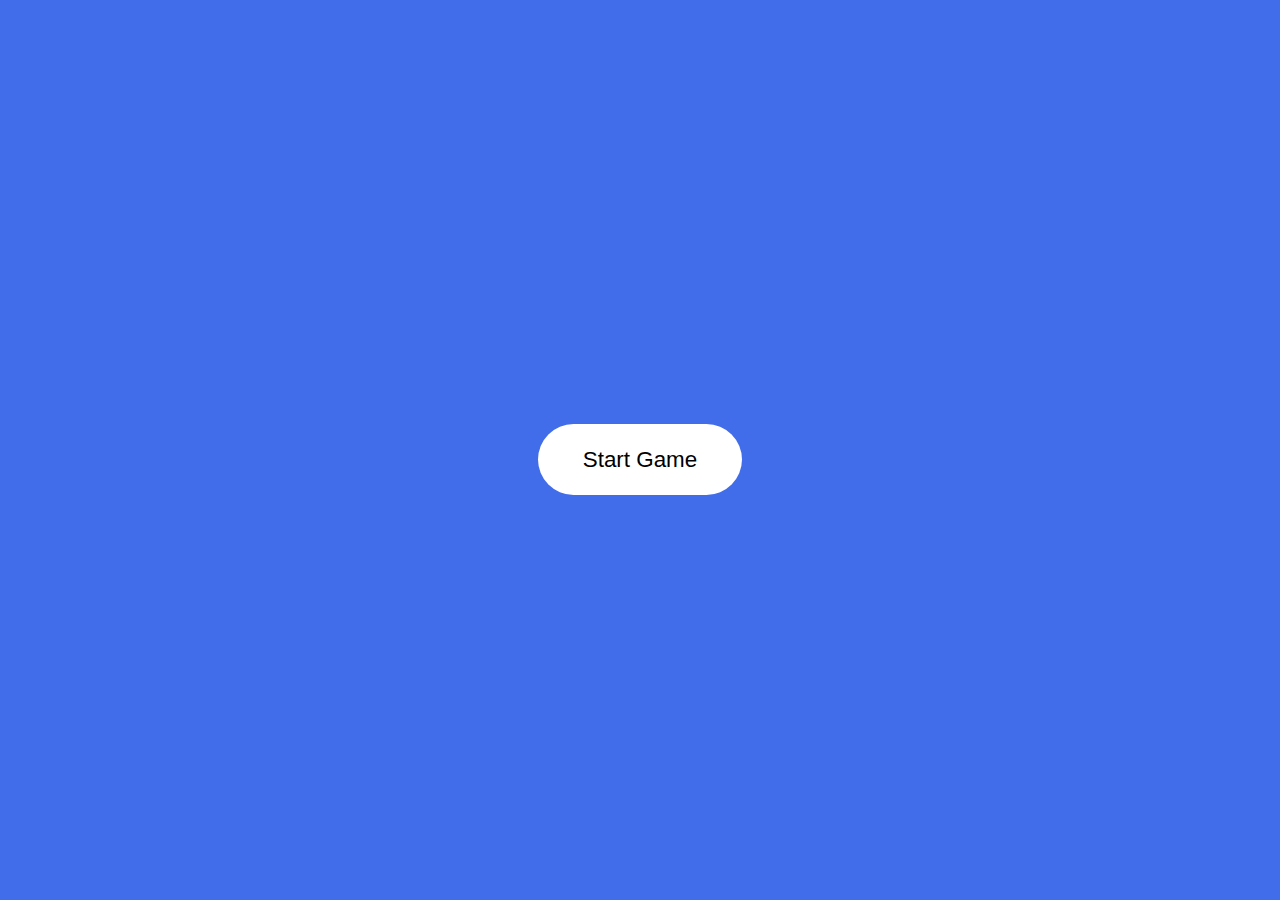
<file: Connect/connect.html>
<!DOCTYPE html>
<html lang="en">
  <head>
    <meta name="viewport" content="width=device-width, initial-scale=1.0" />
    <title>Connect 4</title>
    <!-- Google Fonts -->
    <link
      href="https://fonts.googleapis.com/css2?family=Poppins:wght@400;500&display=swap"
      rel="stylesheet"
    />
    <!-- Stylesheet -->
    <link rel="stylesheet" href="connect.css" />
  </head>
  <body>
    <div class="wrapper">
      <div id="playerTurn">Demo Text</div>
      <div class="container"></div>
      <div id="information">
        <div class="player-wrappers">
          Player 1
          <div class="player1"></div>
        </div>
        <div class="player-wrappers">
          Player 2
          <div class="player2"></div>
        </div>
      </div>
    </div>
    <div class="startScreen">
      <div id="message"></div>
      <button id="start">Start Game</button>
    </div>
    <!-- Script -->
    <script src="connect.js"></script>
  </body>
</html>
</file>
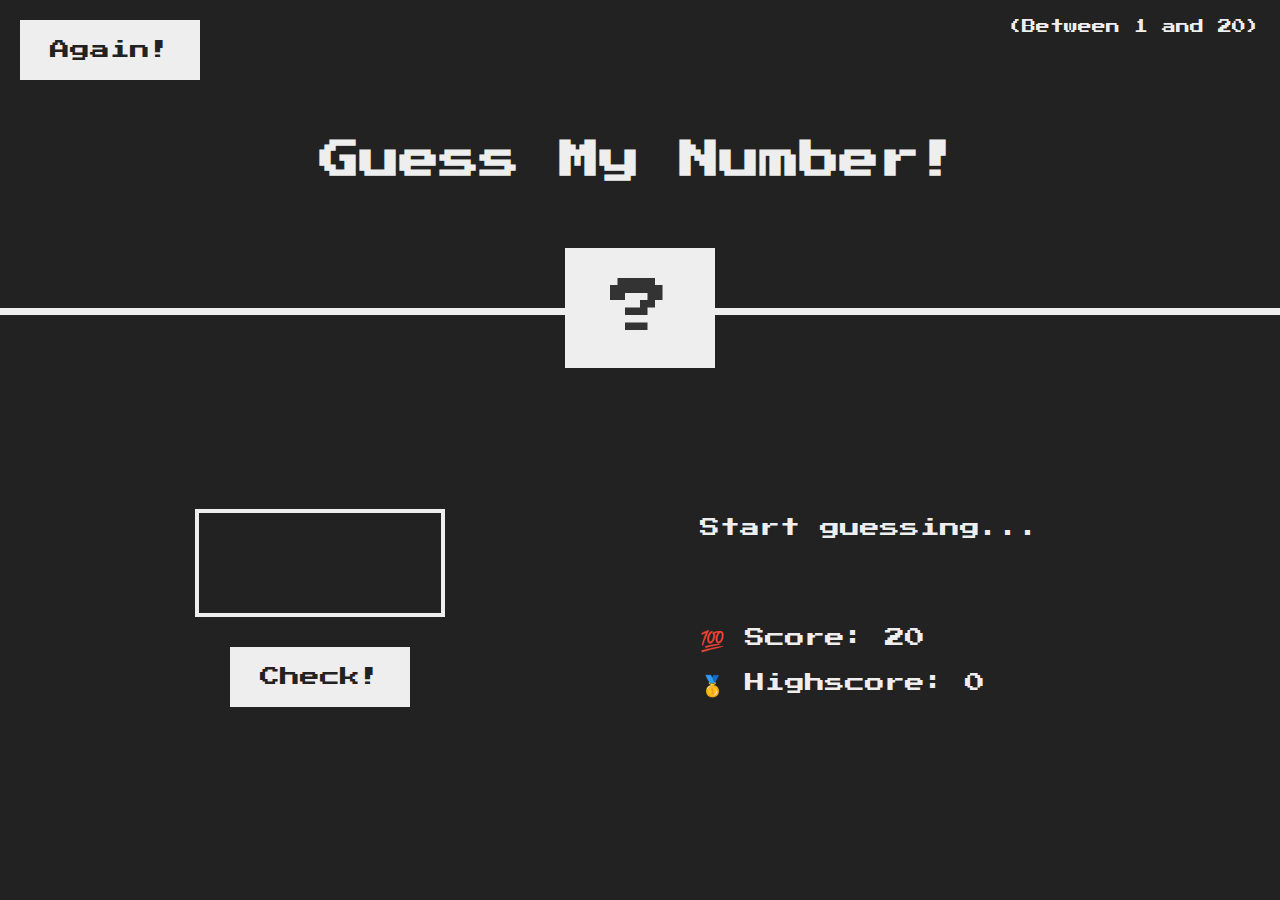
<file: Guess/guess.html>
<!DOCTYPE html>
<html lang="en">
  <head>
    <meta charset="UTF-8" />
    <meta name="viewport" content="width=device-width, initial-scale=1.0" />
    <meta http-equiv="X-UA-Compatible" content="ie=edge" />
    <link rel="stylesheet" href="guess.css" />
    <title>Guess My Number!</title>
  </head>
  <body>
    <header>
      <h1>Guess My Number!</h1>
      <p class="between">(Between 1 and 20)</p>
      <button class="btn again">Again!</button>
      <div class="number">?</div>
    </header>
    <main>
      <section class="left">
        <input type="number" class="guess" />
        <button class="btn check">Check!</button>
      </section>
      <section class="right">
        <p class="message">Start guessing...</p>
        <p class="label-score">💯 Score: <span class="score">20</span></p>
        <p class="label-highscore">
          🥇 Highscore: <span class="highscore">0</span>
        </p>
      </section>
    </main>
    <script src="./guess.js"></script>
  </body>
</html>
</file>
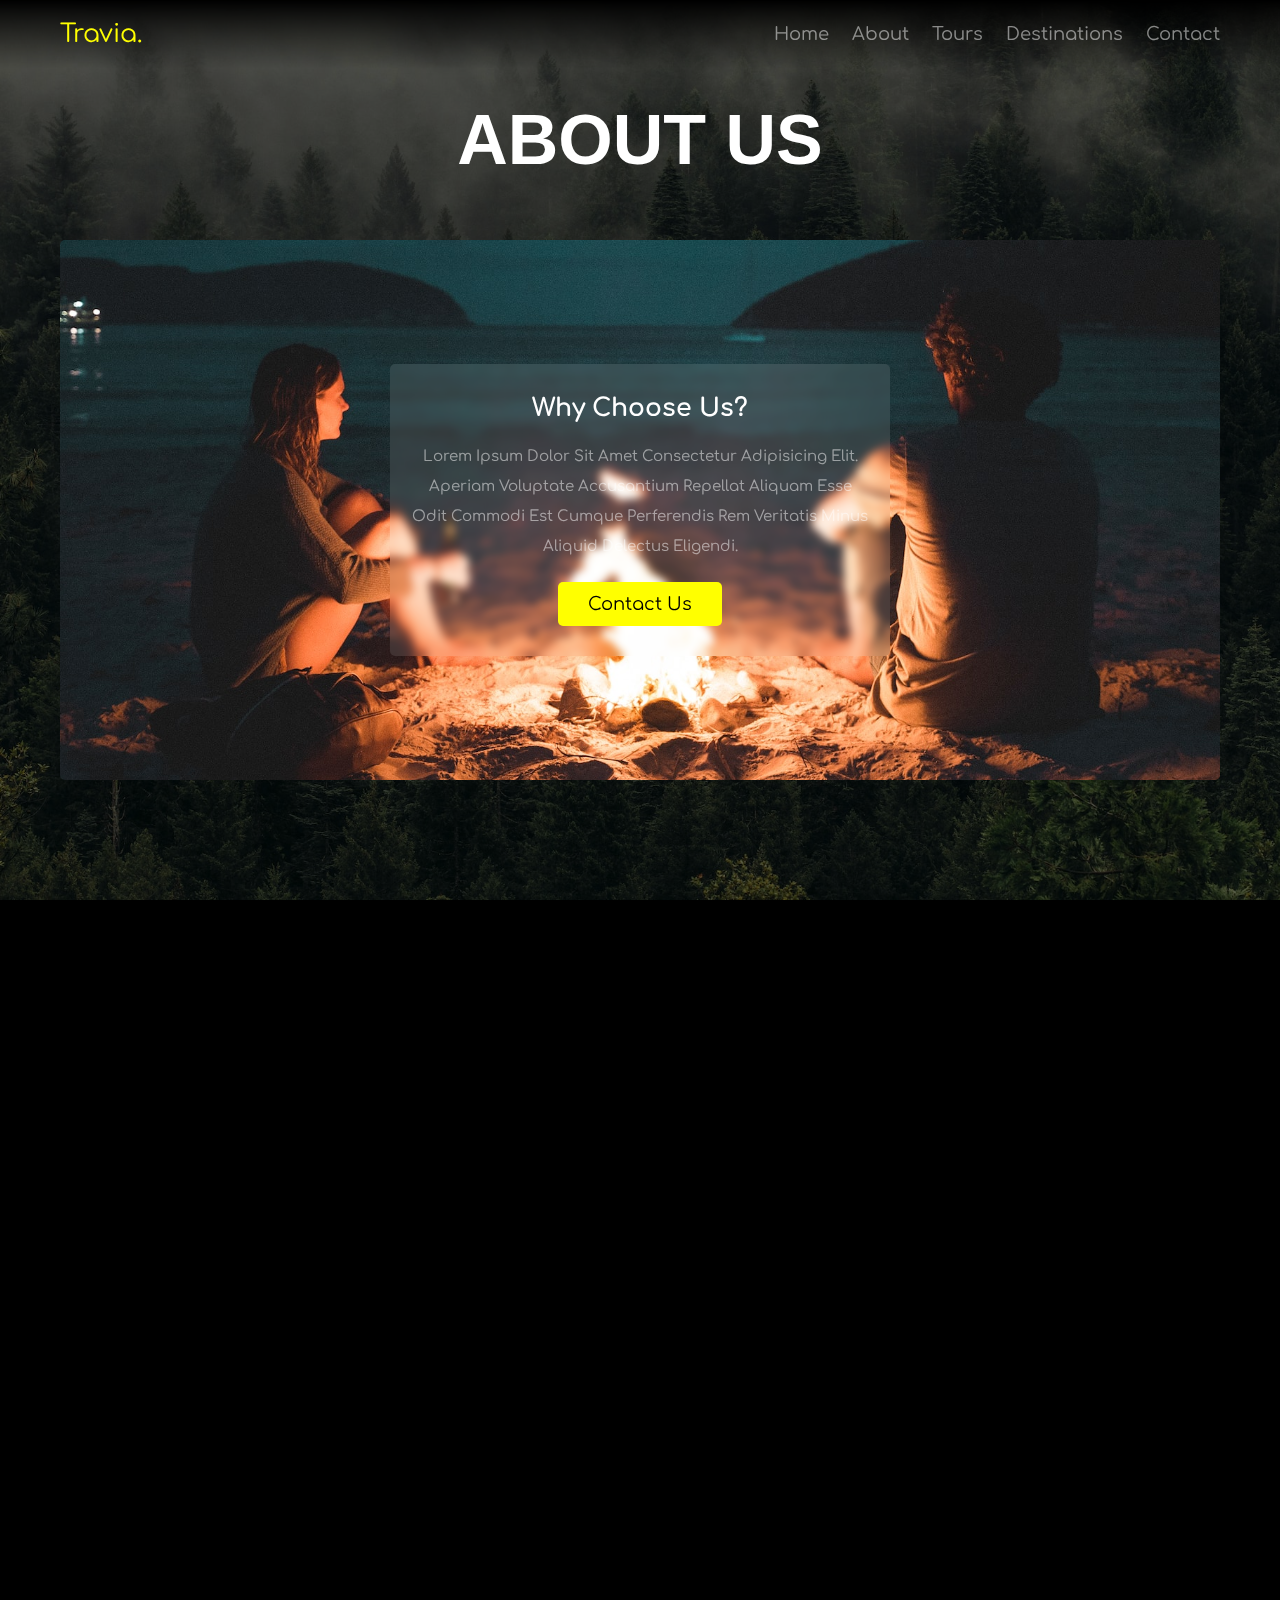
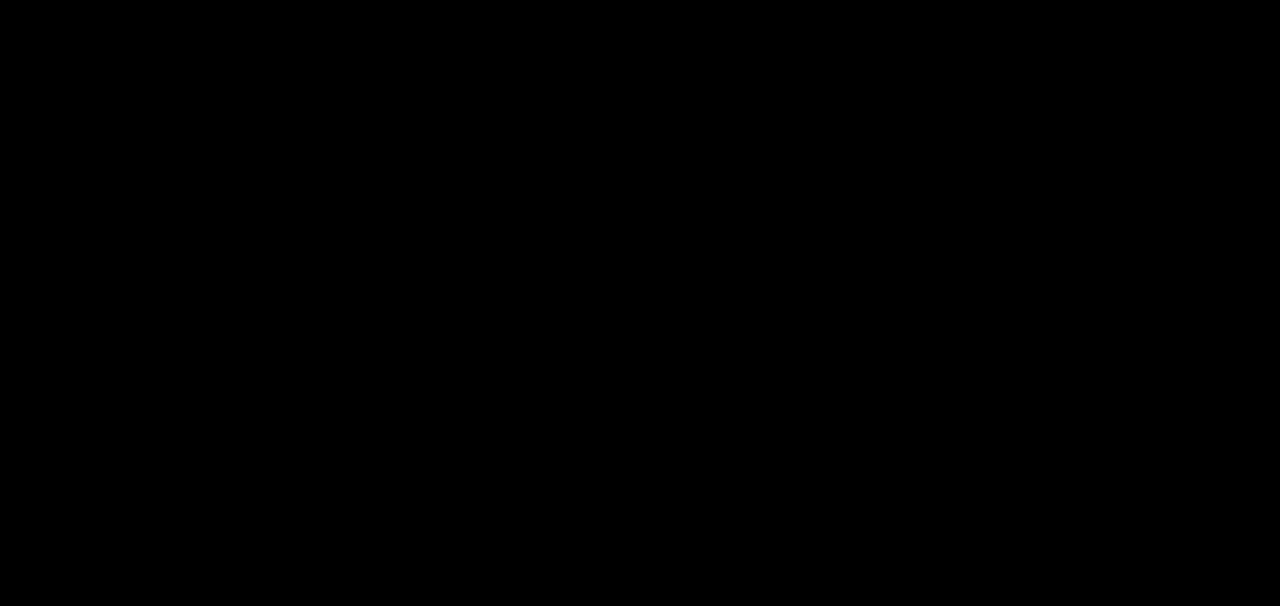
<file: Travia/about.html>
<!DOCTYPE html>
<html lang="en">
  <head>
    <meta charset="UTF-8" />
    <meta http-equiv="X-UA-Compatible" content="IE=edge" />
    <meta name="viewport" content="width=device-width, initial-scale=1.0" />
    <title>About</title>

    <link rel="stylesheet" href="https://unpkg.com/aos@next/dist/aos.css" />

    <!-- font awesome cdn link  -->
    <link
      rel="stylesheet"
      href="https://cdnjs.cloudflare.com/ajax/libs/font-awesome/6.2.1/css/all.min.css"
    />

    <!-- custom css file link  -->
    <link rel="stylesheet" href="css/style.css" />
  </head>
  <body>
    <!-- header section starts  -->

    <header class="header" data-aos="fade-down">
      <section class="flex">
        <a href="index.html" class="logo">Travia.</a>

        <nav class="navbar">
          <a href="index.html">home</a>
          <a href="about.html">about</a>
          <a href="tours.html">tours</a>
          <a href="destinations.html">destinations</a>
          <a href="contact.html">contact</a>
        </nav>

        <div id="menu-btn" class="fas fa-bars"></div>
      </section>
    </header>

    <!-- header section ends -->

    <!-- about section starts  -->

    <div class="container about">
      <h1 class="heading" data-aos="zoom-out">about us</h1>

      <section>
        <div class="details">
          <div class="box" data-aos="zoom-in">
            <h3>why choose us?</h3>
            <p>
              Lorem ipsum dolor sit amet consectetur adipisicing elit. Aperiam
              voluptate accusantium repellat aliquam esse odit commodi est
              cumque perferendis rem veritatis minus aliquid delectus eligendi.
            </p>
            <a href="contact.html" class="btn">contact us</a>
          </div>
        </div>

        <div class="grid">
          <div class="box" data-aos="fade-up">
            <img src="images/about-img-1.svg" alt="" />
            <h3>easy bookings</h3>
            <p>
              Lorem, ipsum dolor sit amet consectetur adipisicing elit. Maiores
              sed blanditiis.
            </p>
          </div>

          <div class="box" data-aos="fade-up">
            <img src="images/about-img-2.svg" alt="" />
            <h3>travel world</h3>
            <p>
              Lorem, ipsum dolor sit amet consectetur adipisicing elit. Maiores
              sed blanditiis.
            </p>
          </div>

          <div class="box" data-aos="fade-up">
            <img src="images/about-img-3.svg" alt="" />
            <h3>enjoy tours</h3>
            <p>
              Lorem, ipsum dolor sit amet consectetur adipisicing elit. Maiores
              sed blanditiis.
            </p>
          </div>
        </div>
      </section>
    </div>

    <!-- about section ends -->

    <!-- reviews section starts  -->

    <div class="container reviews">
      <h1 class="heading" data-aos="zoom-out">client's reviews</h1>

      <section class="grid">
        <div class="box" data-aos="zoom-in">
          <img src="images/pic-1.png" alt="" />
          <h3>john doe</h3>
          <p>
            Lorem ipsum, dolor sit amet consectetur adipisicing elit. Unde illo
            distinctio repellendus delectus dicta modi iure, quod numquam
            nesciunt aspernatur.
          </p>
          <div class="stars">
            <i class="fas fa-star"></i>
            <i class="fas fa-star"></i>
            <i class="fas fa-star"></i>
            <i class="fas fa-star"></i>
            <i class="fas fa-star-half-alt"></i>
          </div>
        </div>

        <div class="box" data-aos="zoom-in">
          <img src="images/pic-2.png" alt="" />
          <h3>jane doe</h3>
          <p>
            Lorem ipsum, dolor sit amet consectetur adipisicing elit. Unde illo
            distinctio repellendus delectus dicta modi iure, quod numquam
            nesciunt aspernatur.
          </p>
          <div class="stars">
            <i class="fas fa-star"></i>
            <i class="fas fa-star"></i>
            <i class="fas fa-star"></i>
            <i class="fas fa-star"></i>
            <i class="fas fa-star-half-alt"></i>
          </div>
        </div>

        <div class="box" data-aos="zoom-in">
          <img src="images/pic-3.png" alt="" />
          <h3>john doe</h3>
          <p>
            Lorem ipsum, dolor sit amet consectetur adipisicing elit. Unde illo
            distinctio repellendus delectus dicta modi iure, quod numquam
            nesciunt aspernatur.
          </p>
          <div class="stars">
            <i class="fas fa-star"></i>
            <i class="fas fa-star"></i>
            <i class="fas fa-star"></i>
            <i class="fas fa-star"></i>
            <i class="fas fa-star-half-alt"></i>
          </div>
        </div>

        <div class="box" data-aos="zoom-in">
          <img src="images/pic-4.png" alt="" />
          <h3>jane doe</h3>
          <p>
            Lorem ipsum, dolor sit amet consectetur adipisicing elit. Unde illo
            distinctio repellendus delectus dicta modi iure, quod numquam
            nesciunt aspernatur.
          </p>
          <div class="stars">
            <i class="fas fa-star"></i>
            <i class="fas fa-star"></i>
            <i class="fas fa-star"></i>
            <i class="fas fa-star"></i>
            <i class="fas fa-star-half-alt"></i>
          </div>
        </div>

        <div class="box" data-aos="zoom-in">
          <img src="images/pic-5.png" alt="" />
          <h3>john doe</h3>
          <p>
            Lorem ipsum, dolor sit amet consectetur adipisicing elit. Unde illo
            distinctio repellendus delectus dicta modi iure, quod numquam
            nesciunt aspernatur.
          </p>
          <div class="stars">
            <i class="fas fa-star"></i>
            <i class="fas fa-star"></i>
            <i class="fas fa-star"></i>
            <i class="fas fa-star"></i>
            <i class="fas fa-star-half-alt"></i>
          </div>
        </div>

        <div class="box" data-aos="zoom-in">
          <img src="images/pic-6.png" alt="" />
          <h3>jane doe</h3>
          <p>
            Lorem ipsum, dolor sit amet consectetur adipisicing elit. Unde illo
            distinctio repellendus delectus dicta modi iure, quod numquam
            nesciunt aspernatur.
          </p>
          <div class="stars">
            <i class="fas fa-star"></i>
            <i class="fas fa-star"></i>
            <i class="fas fa-star"></i>
            <i class="fas fa-star"></i>
            <i class="fas fa-star-half-alt"></i>
          </div>
        </div>
      </section>
    </div>

    <!-- reviews section ends -->

    <script src="https://unpkg.com/aos@next/dist/aos.js"></script>

    <!-- custom js file link  -->
    <script src="js/script.js"></script>
  </body>
</html>
</file>
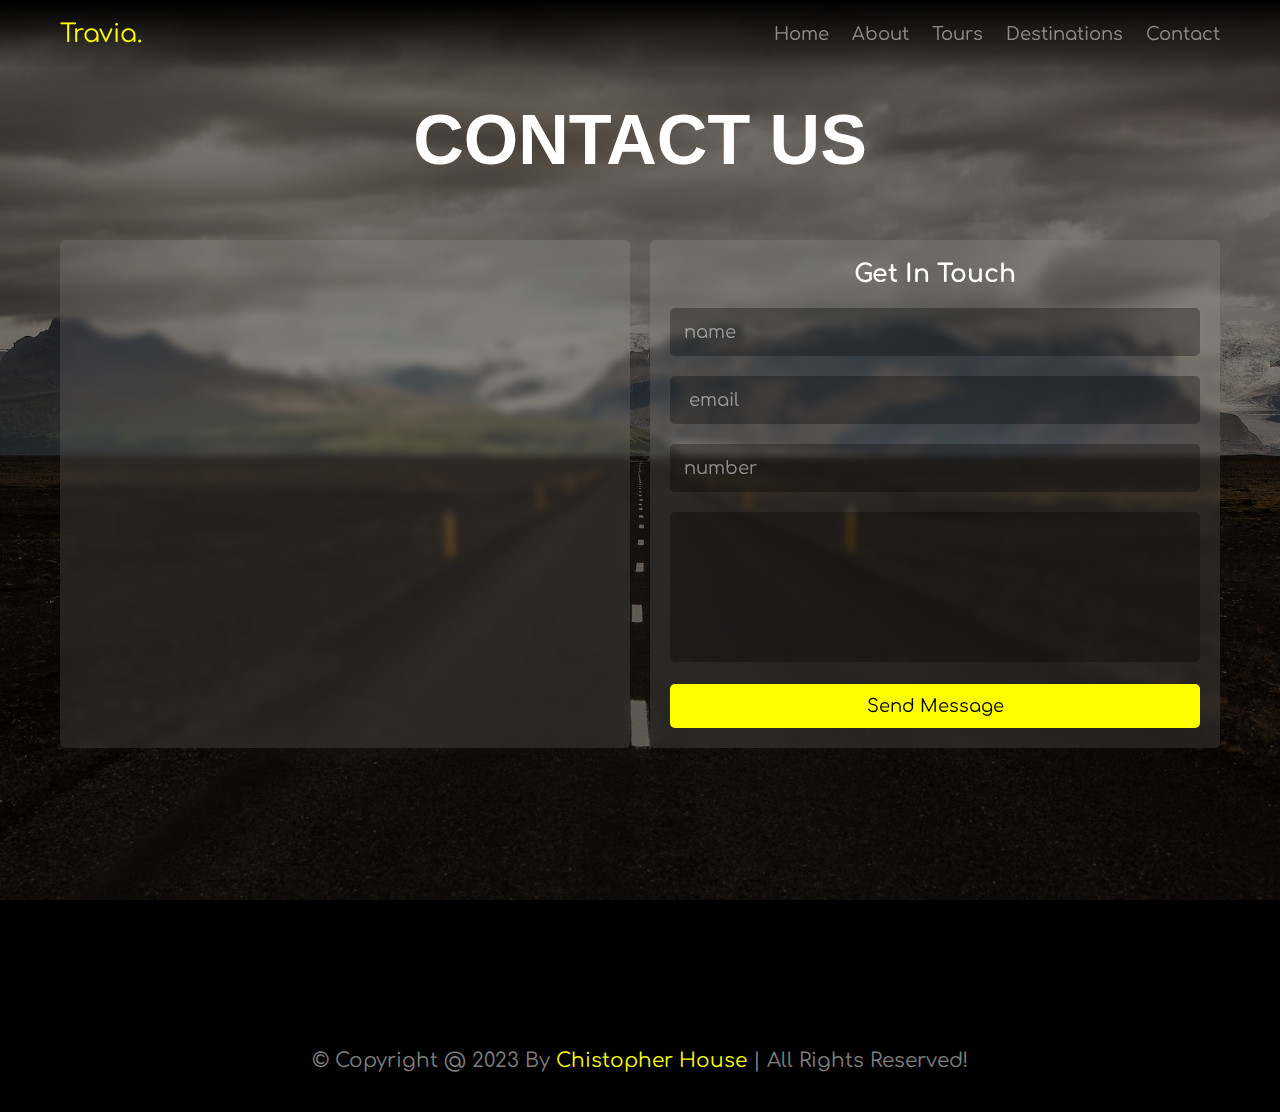
<file: Travia/contact.html>
<!DOCTYPE html>
<html lang="en">
  <head>
    <meta charset="UTF-8" />
    <meta http-equiv="X-UA-Compatible" content="IE=edge" />
    <meta name="viewport" content="width=device-width, initial-scale=1.0" />
    <title>Contact</title>

    <link rel="stylesheet" href="https://unpkg.com/aos@next/dist/aos.css" />

    <!-- font awesome cdn link  -->
    <link
      rel="stylesheet"
      href="https://cdnjs.cloudflare.com/ajax/libs/font-awesome/6.2.1/css/all.min.css"
    />

    <!-- custom css file link  -->
    <link rel="stylesheet" href="css/style.css" />
  </head>
  <body>
    <!-- header section starts  -->

    <header class="header" data-aos="fade-down">
      <section class="flex">
        <a href="index.html" class="logo">Travia.</a>

        <nav class="navbar">
          <a href="index.html">home</a>
          <a href="about.html">about</a>
          <a href="tours.html">tours</a>
          <a href="destinations.html">destinations</a>
          <a href="contact.html">contact</a>
        </nav>

        <div id="menu-btn" class="fas fa-bars"></div>
      </section>
    </header>

    <!-- header section ends -->

    <!-- contact section starts  -->

    <div class="container contact">
      <h1 class="heading" data-aos="zoom-out">contact us</h1>

      <section>
        <div class="row">
          <iframe
            class="map"
            src="https://www.google.com/maps/embed?pb=!1m14!1m12!1m3!1d40586.79615340243!2d-118.46801980276227!3d34.01235044118354!2m3!1f0!2f0!3f0!3m2!1i1024!2i768!4f13.1!5e0!3m2!1sen!2sus!4v1696275196864!5m2!1sen!2sus"
            allowfullscreen=""
            loading="lazy"
            referrerpolicy="no-referrer-when-downgrade"
            data-aos="flip-left"
          ></iframe>

          <form action="" method="post" data-aos="flip-right">
            <h3>get in touch</h3>
            <input
              type="text"
              name="name"
              required
              maxlength="50"
              placeholder="name"
              class="box"
            />
            <input
              type="email"
              name="email"
              required
              maxlength="50"
              placeholder=" email"
              class="box"
            />
            <input
              type="number"
              name="number"
              required
              maxlength="10"
              min="0"
              max="9999999999"
              placeholder="number"
              class="box"
            />
            <textarea
              name="message"
              class="box"
              required
              maxlength="1000"
              cols="30"
              rows="10"
            ></textarea>
            <input type="submit" value="send message" name="send" class="btn" />
          </form>
        </div>

        <div class="grid">
          <div class="box" data-aos="fade-up">
            <i class="fas fa-phone"></i>
            <h3>phone number</h3>
            <a href="tel:1234567890">+123-456-7890</a>
            <a href="tel:1112223333">+111-222-3333</a>
          </div>

          <div class="box" data-aos="fade-up">
            <i class="fas fa-envelope"></i>
            <h3>email address</h3>
            <a href="business@gmail.com">business@gmail.come</a>
            <a href="business@gmail.com">business2@gmail.come</a>
          </div>

          <div class="box" data-aos="fade-up">
            <i class="fas fa-map-marker-alt"></i>
            <h3>office address</h3>
            <a href="#"> 321 My Place St. Los Angeles, CA</a>
          </div>
        </div>

        <div class="credit">
          &copy; copyright @ 2023 by <a href="https://www.linkedin.com/in/chrishouse180/" target="_blank"><span>Chistopher House</span></a> | all rights
          reserved!
        </div>
      </section>
    </div>

    <!-- contact section ends -->

    <script src="https://unpkg.com/aos@next/dist/aos.js"></script>

    <!-- custom js file link  -->
    <script src="js/script.js"></script>
  </body>
</html>
</file>
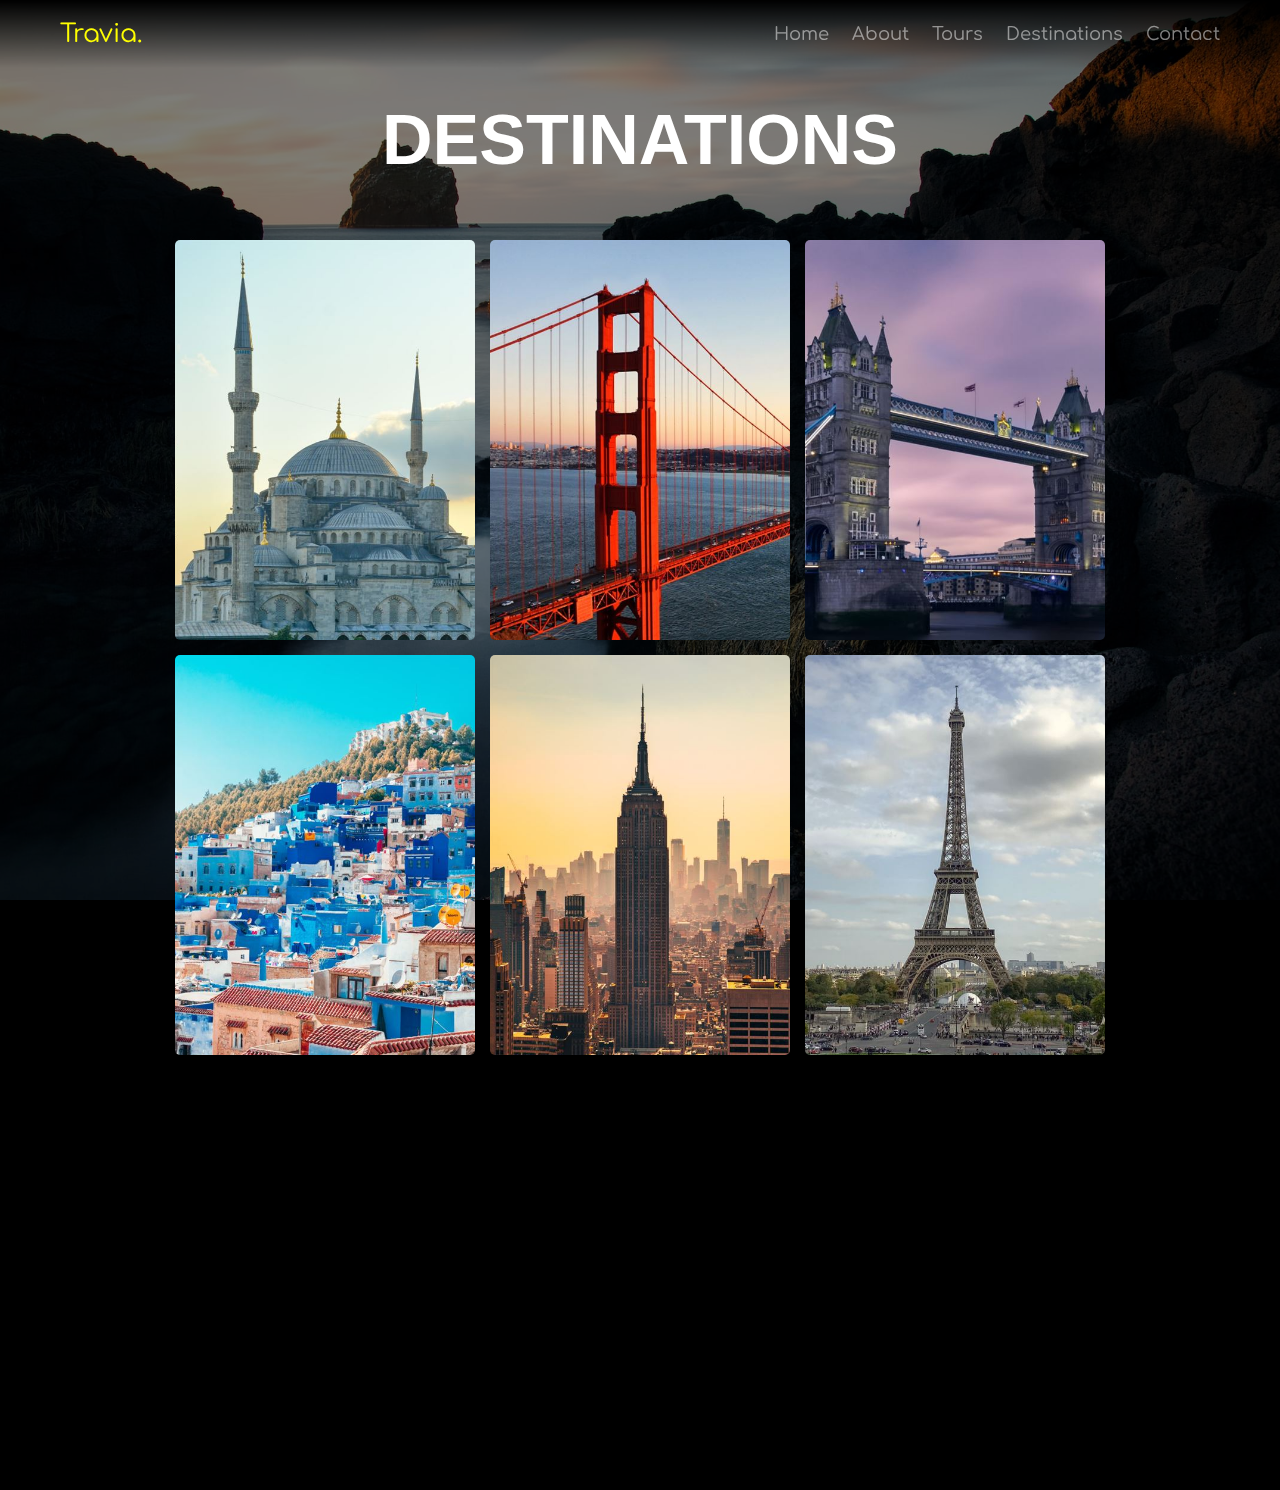
<file: Travia/destinations.html>
<!DOCTYPE html>
<html lang="en">
  <head>
    <meta charset="UTF-8" />
    <meta http-equiv="X-UA-Compatible" content="IE=edge" />
    <meta name="viewport" content="width=device-width, initial-scale=1.0" />
    <title>Destinations</title>

    <link rel="stylesheet" href="https://unpkg.com/aos@next/dist/aos.css" />

    <!-- font awesome cdn link  -->
    <link
      rel="stylesheet"
      href="https://cdnjs.cloudflare.com/ajax/libs/font-awesome/6.2.1/css/all.min.css"
    />

    <!-- custom css file link  -->
    <link rel="stylesheet" href="css/style.css" />
  </head>
  <body>
    <!-- header section starts  -->

    <header class="header" data-aos="fade-down">
      <section class="flex">
        <a href="index.html" class="logo">Travia.</a>

        <nav class="navbar">
          <a href="index.html">home</a>
          <a href="about.html">about</a>
          <a href="tours.html">tours</a>
          <a href="destinations.html">destinations</a>
          <a href="contact.html">contact</a>
        </nav>

        <div id="menu-btn" class="fas fa-bars"></div>
      </section>
    </header>

    <!-- header section ends -->

    <!-- destinations section starts  -->

    <div class="container destinations">
      <h1 class="heading" data-aos="zoom-out">destinations</h1>

      <section class="grid">
        <div class="box" data-aos="zoom-in">
          <img src="images/destination-1.jpg" alt="" />
          <h3><span>istanbul</span></h3>
        </div>
        <div class="box" data-aos="zoom-in">
          <img src="images/destination-2.jpg" alt="" />
          <h3><span>california</span></h3>
        </div>
        <div class="box" data-aos="zoom-in">
          <img src="images/destination-3.jpg" alt="" />
          <h3><span>london</span></h3>
        </div>
        <div class="box" data-aos="zoom-in">
          <img src="images/destination-4.jpg" alt="" />
          <h3><span>morocco</span></h3>
        </div>
        <div class="box" data-aos="zoom-in">
          <img src="images/destination-5.jpg" alt="" />
          <h3><span>new york</span></h3>
        </div>
        <div class="box" data-aos="zoom-in">
          <img src="images/destination-6.jpg" alt="" />
          <h3><span>paris</span></h3>
        </div>
        <div class="box" data-aos="zoom-in">
          <img src="images/destination-7.jpg" alt="" />
          <h3><span>barcelona</span></h3>
        </div>
        <div class="box" data-aos="zoom-in">
          <img src="images/destination-8.jpg" alt="" />
          <h3><span>sydney</span></h3>
        </div>
        <div class="box" data-aos="zoom-in">
          <img src="images/destination-9.jpg" alt="" />
          <h3><span>tokyo</span></h3>
        </div>
      </section>
    </div>

    <!-- destinations section ends -->

    <script src="https://unpkg.com/aos@next/dist/aos.js"></script>

    <!-- custom js file link  -->
    <script src="js/script.js"></script>
  </body>
</html>
</file>
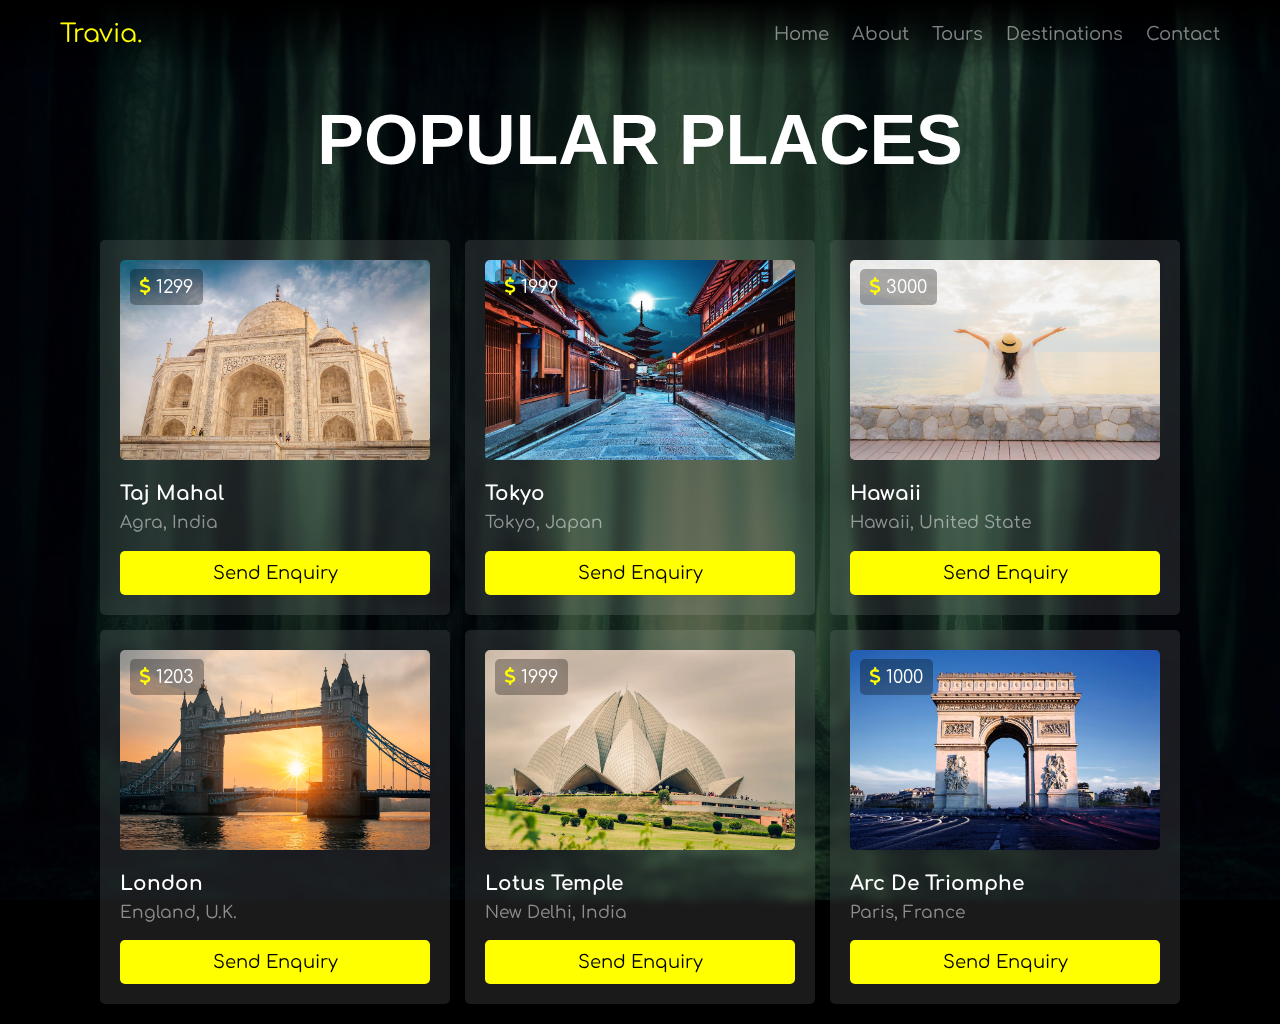
<file: Travia/tours.html>
<!DOCTYPE html>
<html lang="en">
  <head>
    <meta charset="UTF-8" />
    <meta http-equiv="X-UA-Compatible" content="IE=edge" />
    <meta name="viewport" content="width=device-width, initial-scale=1.0" />
    <title>Tours</title>

    <link rel="stylesheet" href="https://unpkg.com/aos@next/dist/aos.css" />

    <!-- font awesome cdn link  -->
    <link
      rel="stylesheet"
      href="https://cdnjs.cloudflare.com/ajax/libs/font-awesome/6.2.1/css/all.min.css"
    />

    <!-- custom css file link  -->
    <link rel="stylesheet" href="css/style.css" />
  </head>
  <body>
    <!-- header section starts  -->

    <header class="header" data-aos="fade-down">
      <section class="flex">
        <a href="index.html" class="logo">Travia.</a>

        <nav class="navbar">
          <a href="home.html">home</a>
          <a href="about.html">about</a>
          <a href="tours.html">tours</a>
          <a href="destinations.html">destinations</a>
          <a href="contact.html">contact</a>
        </nav>

        <div id="menu-btn" class="fas fa-bars"></div>
      </section>
    </header>

    <!-- header section ends -->

    <!-- tours section starts  -->

    <div class="container tours">
      <h1 class="heading" data-aos="zoom-out">popular places</h1>

      <section class="grid">
        <div class="box" data-aos="fade-up">
          <div class="price">
            <i class="fas fa-dollar-sign"></i><span>1299</span>
          </div>
          <img src="images/tour-img-1.webp" class="image" alt="" />
          <h3 class="name">taj mahal</h3>
          <p class="address">agra, india</p>
          <a href="#" class="btn">send enquiry</a>
        </div>

        <div class="box" data-aos="fade-up">
          <p class="price">
            <i class="fas fa-dollar-sign"></i><span>1999</span>
          </p>
          <img src="images/tour-img-2.webp" alt="" class="image" />
          <h3 class="name">tokyo</h3>
          <p class="address">tokyo, japan</p>
          <a href="#" class="btn">send enquiry</a>
        </div>

        <div class="box" data-aos="fade-up">
          <p class="price">
            <i class="fas fa-dollar-sign"></i><span>3000</span>
          </p>
          <img src="images/tour-img-3.webp" alt="" class="image" />
          <h3 class="name">hawaii</h3>
          <p class="address">hawaii, united state</p>
          <a href="#" class="btn">send enquiry</a>
        </div>

        <div class="box" data-aos="fade-up">
          <p class="price">
            <i class="fas fa-dollar-sign"></i><span>1203</span>
          </p>
          <img src="images/tour-img-4.webp" alt="" class="image" />
          <h3 class="name">london</h3>
          <p class="address">england, U.K.</p>
          <a href="#" class="btn">send enquiry</a>
        </div>

        <div class="box" data-aos="fade-up">
          <p class="price">
            <i class="fas fa-dollar-sign"></i><span>1999</span>
          </p>
          <img src="images/tour-img-5.webp" alt="" class="image" />
          <h3 class="name">lotus temple</h3>
          <p class="address">new delhi, india</p>
          <a href="#" class="btn">send enquiry</a>
        </div>

        <div class="box" data-aos="fade-up">
          <p class="price">
            <i class="fas fa-dollar-sign"></i><span>1000</span>
          </p>
          <img src="images/tour-img-6.webp" alt="" class="image" />
          <h3 class="name">Arc de Triomphe</h3>
          <p class="address">Paris, France</p>
          <a href="#" class="btn">send enquiry</a>
        </div>
      </section>
    </div>

    <!-- tours section ends -->

    <script src="https://unpkg.com/aos@next/dist/aos.js"></script>

    <!-- custom js file link  -->
    <script src="js/script.js"></script>
  </body>
</html>
</file>
<file: Bankist/style.css>
/* The page is NOT responsive. You can implement responsiveness yourself if you wanna have some fun 😃 */

:root {
  --color-primary: #5ec576;
  --color-secondary: #ffcb03;
  --color-tertiary: #ff585f;
  --color-primary-darker: #4bbb7d;
  --color-secondary-darker: #ffbb00;
  --color-tertiary-darker: #fd424b;
  --color-primary-opacity: #5ec5763a;
  --color-secondary-opacity: #ffcd0331;
  --color-tertiary-opacity: #ff58602d;
  --gradient-primary: linear-gradient(to top left, #39b385, #9be15d);
  --gradient-secondary: linear-gradient(to top left, #ffb003, #ffcb03);
}

* {
  margin: 0;
  padding: 0;
  box-sizing: inherit;
}

html {
  font-size: 62.5%;
  box-sizing: border-box;
}

body {
  font-family: 'Poppins', sans-serif;
  font-weight: 300;
  color: #444;
  line-height: 1.9;
  background-color: #f3f3f3;
}

/* GENERAL ELEMENTS */
.section {
  padding: 15rem 3rem;
  border-top: 1px solid #ddd;

  transition: transform 1s, opacity 1s;
}

.section--hidden {
  opacity: 0;
  transform: translateY(8rem);
}

.section__title {
  max-width: 80rem;
  margin: 0 auto 8rem auto;
}

.section__description {
  font-size: 1.8rem;
  font-weight: 600;
  text-transform: uppercase;
  color: var(--color-primary);
  margin-bottom: 1rem;
}

.section__header {
  font-size: 4rem;
  line-height: 1.3;
  font-weight: 500;
}

.btn {
  display: inline-block;
  background-color: var(--color-primary);
  font-size: 1.6rem;
  font-family: inherit;
  font-weight: 500;
  border: none;
  padding: 1.25rem 4.5rem;
  border-radius: 10rem;
  cursor: pointer;
  transition: all 0.3s;
}

.btn:hover {
  background-color: var(--color-primary-darker);
}

.btn--text {
  display: inline-block;
  background: none;
  font-size: 1.7rem;
  font-family: inherit;
  font-weight: 500;
  color: var(--color-primary);
  border: none;
  border-bottom: 1px solid currentColor;
  padding-bottom: 2px;
  cursor: pointer;
  transition: all 0.3s;
}

p {
  color: #666;
}

/* This is BAD for accessibility! Don't do in the real world! */
button:focus {
  outline: none;
}

img {
  transition: filter 0.5s;
}

.lazy-img {
  filter: blur(20px);
}

/* NAVIGATION */
.nav {
  display: flex;
  justify-content: space-between;
  align-items: center;
  height: 9rem;
  width: 100%;
  padding: 0 6rem;
  z-index: 100;
}

/* nav and stickly class at the same time */
.nav.sticky {
  position: fixed;
  background-color: rgba(255, 255, 255, 0.95);
}

.nav__logo {
  height: 4.5rem;
  transition: all 0.3s;
}

.nav__links {
  display: flex;
  align-items: center;
  list-style: none;
}

.nav__item {
  margin-left: 4rem;
}

.nav__link:link,
.nav__link:visited {
  font-size: 1.7rem;
  font-weight: 400;
  color: inherit;
  text-decoration: none;
  display: block;
  transition: all 0.3s;
}

.nav__link--btn:link,
.nav__link--btn:visited {
  padding: 0.8rem 2.5rem;
  border-radius: 3rem;
  background-color: var(--color-primary);
  color: #222;
}

.nav__link--btn:hover,
.nav__link--btn:active {
  color: inherit;
  background-color: var(--color-primary-darker);
  color: #333;
}

/* HEADER */
.header {
  padding: 0 3rem;
  height: 100vh;
  display: flex;
  flex-direction: column;
  align-items: center;
}

.header__title {
  flex: 1;

  max-width: 115rem;
  display: grid;
  grid-template-columns: 3fr 2fr;
  row-gap: 3rem;
  align-content: center;
  justify-content: center;

  align-items: start;
  justify-items: start;
}

h1 {
  font-size: 5.5rem;
  line-height: 1.35;
}

h4 {
  font-size: 2.4rem;
  font-weight: 500;
}

.header__img {
  width: 100%;
  grid-column: 2 / 3;
  grid-row: 1 / span 4;
  transform: translateY(-6rem);
}

.highlight {
  position: relative;
}

.highlight::after {
  display: block;
  content: '';
  position: absolute;
  bottom: 0;
  left: 0;
  height: 100%;
  width: 100%;
  z-index: -1;
  opacity: 0.7;
  transform: scale(1.07, 1.05) skewX(-15deg);
  background-image: var(--gradient-primary);
}

/* FEATURES */
.features {
  display: grid;
  grid-template-columns: 1fr 1fr;
  gap: 4rem;
  margin: 0 12rem;
}

.features__img {
  width: 100%;
}

.features__feature {
  align-self: center;
  justify-self: center;
  width: 70%;
  font-size: 1.5rem;
}

.features__icon {
  display: flex;
  align-items: center;
  justify-content: center;
  background-color: var(--color-primary-opacity);
  height: 5.5rem;
  width: 5.5rem;
  border-radius: 50%;
  margin-bottom: 2rem;
}

.features__icon svg {
  height: 2.5rem;
  width: 2.5rem;
  fill: var(--color-primary);
}

.features__header {
  font-size: 2rem;
  margin-bottom: 1rem;
}

/* OPERATIONS */
.operations {
  max-width: 100rem;
  margin: 12rem auto 0 auto;

  background-color: #fff;
}

.operations__tab-container {
  display: flex;
  justify-content: center;
}

.operations__tab {
  margin-right: 2.5rem;
  transform: translateY(-50%);
}

.operations__tab span {
  margin-right: 1rem;
  font-weight: 600;
  display: inline-block;
}

.operations__tab--1 {
  background-color: var(--color-secondary);
}

.operations__tab--1:hover {
  background-color: var(--color-secondary-darker);
}

.operations__tab--3 {
  background-color: var(--color-tertiary);
  margin: 0;
}

.operations__tab--3:hover {
  background-color: var(--color-tertiary-darker);
}

.operations__tab--active {
  transform: translateY(-66%);
}

.operations__content {
  display: none;

  /* JUST PRESENTATIONAL */
  font-size: 1.7rem;
  padding: 2.5rem 7rem 6.5rem 7rem;
}

.operations__content--active {
  display: grid;
  grid-template-columns: 7rem 1fr;
  column-gap: 3rem;
  row-gap: 0.5rem;
}

.operations__header {
  font-size: 2.25rem;
  font-weight: 500;
  align-self: center;
}

.operations__icon {
  display: flex;
  align-items: center;
  justify-content: center;
  height: 7rem;
  width: 7rem;
  border-radius: 50%;
}

.operations__icon svg {
  height: 2.75rem;
  width: 2.75rem;
}

.operations__content p {
  grid-column: 2;
}

.operations__icon--1 {
  background-color: var(--color-secondary-opacity);
}
.operations__icon--2 {
  background-color: var(--color-primary-opacity);
}
.operations__icon--3 {
  background-color: var(--color-tertiary-opacity);
}
.operations__icon--1 svg {
  fill: var(--color-secondary-darker);
}
.operations__icon--2 svg {
  fill: var(--color-primary);
}
.operations__icon--3 svg {
  fill: var(--color-tertiary);
}

/* SLIDER */
.slider {
  max-width: 100rem;
  height: 50rem;
  margin: 0 auto;
  position: relative;

  /* IN THE END */
  overflow: hidden;
}

.slide {
  position: absolute;
  top: 0;
  width: 100%;
  height: 50rem;

  display: flex;
  align-items: center;
  justify-content: center;

  /* THIS creates the animation! */
  transition: transform 1s;
}

.slide > img {
  /* Only for images that have different size than slide */
  width: 100%;
  height: 100%;
  object-fit: cover;
}

.slider__btn {
  position: absolute;
  top: 50%;
  z-index: 10;

  border: none;
  background: rgba(255, 255, 255, 0.7);
  font-family: inherit;
  color: #333;
  border-radius: 50%;
  height: 5.5rem;
  width: 5.5rem;
  font-size: 3.25rem;
  cursor: pointer;
}

.slider__btn--left {
  left: 6%;
  transform: translate(-50%, -50%);
}

.slider__btn--right {
  right: 6%;
  transform: translate(50%, -50%);
}

.dots {
  position: absolute;
  bottom: 5%;
  left: 50%;
  transform: translateX(-50%);
  display: flex;
}

.dots__dot {
  border: none;
  background-color: #b9b9b9;
  opacity: 0.7;
  height: 1rem;
  width: 1rem;
  border-radius: 50%;
  margin-right: 1.75rem;
  cursor: pointer;
  transition: all 0.5s;

  /* Only necessary when overlying images */
  /* box-shadow: 0 0.6rem 1.5rem rgba(0, 0, 0, 0.7); */
}

.dots__dot:last-child {
  margin: 0;
}

.dots__dot--active {
  background-color: #fff;
  /* background-color: #888; */
  opacity: 1;
}

/* TESTIMONIALS */
.testimonial {
  width: 65%;
  position: relative;
}

.testimonial::before {
  content: '\201C';
  position: absolute;
  top: -5.7rem;
  left: -6.8rem;
  line-height: 1;
  font-size: 20rem;
  font-family: inherit;
  color: var(--color-primary);
  z-index: -1;
}

.testimonial__header {
  font-size: 2.25rem;
  font-weight: 500;
  margin-bottom: 1.5rem;
}

.testimonial__text {
  font-size: 1.7rem;
  margin-bottom: 3.5rem;
  color: #666;
}

.testimonial__author {
  margin-left: 3rem;
  font-style: normal;

  display: grid;
  grid-template-columns: 6.5rem 1fr;
  column-gap: 2rem;
}

.testimonial__photo {
  grid-row: 1 / span 2;
  width: 6.5rem;
  border-radius: 50%;
}

.testimonial__name {
  font-size: 1.7rem;
  font-weight: 500;
  align-self: end;
  margin: 0;
}

.testimonial__location {
  font-size: 1.5rem;
}

.section__title--testimonials {
  margin-bottom: 4rem;
}

/* SIGNUP */
.section--sign-up {
  background-color: #37383d;
  border-top: none;
  border-bottom: 1px solid #444;
  text-align: center;
  padding: 10rem 3rem;
}

.section--sign-up .section__header {
  color: #fff;
  text-align: center;
}

.section--sign-up .section__title {
  margin-bottom: 6rem;
}

.section--sign-up .btn {
  font-size: 1.9rem;
  padding: 2rem 5rem;
}

/* FOOTER */
.footer {
  padding: 10rem 3rem;
  background-color: #37383d;
}

.footer__nav {
  list-style: none;
  display: flex;
  justify-content: center;
  margin-bottom: 5rem;
}

.footer__item {
  margin-right: 4rem;
}

.footer__link {
  font-size: 1.6rem;
  color: #eee;
  text-decoration: none;
}

.footer__logo {
  height: 5rem;
  display: block;
  margin: 0 auto;
  margin-bottom: 5rem;
}

.footer__copyright {
  font-size: 1.4rem;
  color: #aaa;
  text-align: center;
}

.footer__copyright .footer__link {
  font-size: 1.4rem;
}

/* MODAL WINDOW */
.modal {
  position: fixed;
  top: 50%;
  left: 50%;
  transform: translate(-50%, -50%);
  max-width: 60rem;
  background-color: #f3f3f3;
  padding: 5rem 6rem;
  box-shadow: 0 4rem 6rem rgba(0, 0, 0, 0.3);
  z-index: 1000;
  transition: all 0.5s;
}

.overlay {
  position: fixed;
  top: 0;
  left: 0;
  width: 100%;
  height: 100%;
  background-color: rgba(0, 0, 0, 0.5);
  backdrop-filter: blur(4px);
  z-index: 100;
  transition: all 0.5s;
}

.modal__header {
  font-size: 3.25rem;
  margin-bottom: 4.5rem;
  line-height: 1.5;
}

.modal__form {
  margin: 0 3rem;
  display: grid;
  grid-template-columns: 1fr 2fr;
  align-items: center;
  gap: 2.5rem;
}

.modal__form label {
  font-size: 1.7rem;
  font-weight: 500;
}

.modal__form input {
  font-size: 1.7rem;
  padding: 1rem 1.5rem;
  border: 1px solid #ddd;
  border-radius: 0.5rem;
}

.modal__form button {
  grid-column: 1 / span 2;
  justify-self: center;
  margin-top: 1rem;
}

.btn--close-modal {
  font-family: inherit;
  color: inherit;
  position: absolute;
  top: 0.5rem;
  right: 2rem;
  font-size: 4rem;
  cursor: pointer;
  border: none;
  background: none;
}

.hidden {
  visibility: hidden;
  opacity: 0;
}

/* COOKIE MESSAGE */
.cookie-message {
  display: flex;
  align-items: center;
  justify-content: space-evenly;
  width: 100%;
  background-color: white;
  color: #bbb;
  font-size: 1.5rem;
  font-weight: 400;
}
</file>
<file: Organizy/style.css>
:root {
    --white: #fff;
    --lightgray: #eef0eb;
    --darkgray: #635d5c;
    --black: #000307;
    --purple: #521945;
    --dark-purple: #230c33;
    --orange: #ff9505;
    --blue: #0250a2;
    --cyan: #31afd4;
    --green: #23ce6b;
    --pine-green: #207d72;
    --red: #d60b0f;
    --rose-red: #b33951;
  }
  
  *,
  ::before,
  ::after {
    margin: 0;
    padding: 0;
    box-sizing: border-box;
  }
  
  html {
    font-size: 10px;
    scroll-behavior: smooth;
  }
  ::-webkit-scrollbar {
    display: none;
  }
  
  body {
    background-color: var(--white, #f4f7f5);
    font-size: 1.3rem;
    color: var(--darkgray);
    overflow-x: hidden;
    width: 100vw;
    line-height: 1.5;
    font-family: "Verdana", sans-serif;
  }
  
  ul {
    list-style: none;
  }
  
  a {
    text-decoration: none;
    color: inherit;
  }
  
  i {
    font-size: 1.5rem;
  }
  
  h1,
  h2,
  h3,
  h4 {
    color: var(--black);
    font-weight: 600;
  }
  
  #wrapper {
    width: 100%;
    overflow: hidden;
    position: relative;
    display: grid;
    grid-template-columns: max-content 1fr;
    gap: 1.5rem;
    padding: 1.5rem;
  }
  
  #menu {
    margin: 0;
    background-color: var(--lightgray);
    height: calc(100vh - 2 * (1.5rem));
    border-radius: 1rem;
    overflow-y: auto;
    transition: all 250ms ease-in-out;
  }
  
  #menu-btn {
    transform: scale(1.5);
    cursor: pointer;
    opacity: 0.5;
  }
  #menu-btn:hover {
    opacity: 1;
  }
  
  .open .nav-list p,
  .open .nav-text,
  .open .task-count {
    display: block;
  }
  
  header,
  nav,
  .container {
    width: 100%;
  }
  
  header {
    display: flex;
    align-items: center;
    justify-content: center;
    padding: 1.5rem 1rem;
  }
  
  nav {
    padding: 0 2rem;
    display: flex;
    flex-direction: column;
  }
  
  .nav-list p,
  .nav-text,
  .task-count {
    display: none;
  }
  
  .nav-list {
    padding: 1rem 0;
  }
  
  .nav-list-name {
    text-transform: uppercase;
    font-weight: 600;
    margin-bottom: 1rem;
  }
  
  .nav-list li {
    width: 100%;
  }
  
  .nav-link {
    width: 100%;
    display: flex;
    align-items: center;
    justify-content: center;
    padding: 0.5rem 0;
    text-transform: capitalize;
    font-weight: 600;
  }
  .open .nav-link {
    justify-content: space-between;
  }
  
  .nav-link:hover {
    color: var(--black);
  }
  
  .icon-text {
    display: flex;
    align-items: center;
  }
  
  .missed {
    color: var(--red);
  }
  
  .icon-text span {
    margin: 0 0.5rem 0 0;
  }
  
  .task-count {
    background-color: var(--darkgray);
    border-radius: 25%;
    padding: 0.1rem 0.5em;
    color: var(--white);
    opacity: 0.75;
  }
  .nav-link:hover .task-count {
    opacity: 0.95;
  }
  
  .btn,
  .add {
    border: none;
    padding: 1rem 1.5rem;
    border-radius: 0.5rem;
    font-size: 1.4rem;
    text-transform: uppercase;
    font-weight: bold;
    letter-spacing: 0.5px;
    transition: opacity 200ms;
    color: var(--white);
    margin: 0.5rem 0;
    cursor: pointer;
  }
  
  .add {
    background-color: var(--green);
    color: var(--white);
  }
  
  .square {
    display: inline-block;
    border-radius: 0.2rem;
    width: 12px;
    height: 12px;
    margin-right: 0.5rem;
  }
  
  .lists li:last-of-type {
    font-size: 1.25rem;
  }
  
  main {
    height: calc(100vh - 3rem);
    overflow-y: auto;
  }
  #title {
    font-size: clamp(40px, 9vw, 60px);
    color: #02a646;
    margin-bottom: 1.5rem;
  }
  .container {
    width: 100%;
  }
  
  .tasks {
    width: 100%;
    display: grid;
    grid-template-columns: repeat(2, minmax(min-content, auto));
    column-gap: 1.5rem;
  }
  
  .task {
    padding: 1.5rem 1rem;
    border: 1px solid var(--lightgray);
    border-radius: 1rem;
    margin-bottom: 1rem;
    position: relative;
    transition: all 200ms;
  }
  
  .completed {
    filter: brightness(60%);
  }
  .task:hover {
    border: 1px solid var(--darkgray);
  }
  
  .red,
  .green,
  .blue,
  .cyan,
  .purple {
    color: var(--white);
  }
  
  /* .task:not(.orange) h3 {
    color: var(--lightgray);
  } */
  
  .task h3,
  .task p {
    margin-bottom: 0.75rem;
  }
  
  .task-time {
    position: absolute;
    top: 1.5rem;
    right: 1.5rem;
    opacity: 0.75;
  }
  
  .btn:hover,
  .btn:focus {
    opacity: 0.75;
  }
  
  .done {
    background-color: var(--green);
  }
  
  .change {
    background-color: var(--purple);
  }
  
  .delete {
    background-color: var(--red);
  }
  
  .form-wrapper {
    display: none;
    position: absolute;
    width: 100vw;
    height: 100vh;
    background-color: rgba(0, 0, 0, 0.8);
    z-index: 10;
  }
  
  .form-container {
    display: none;
    position: absolute;
    z-index: 99;
    background-color: var(--white);
    top: 50%;
    left: 50%;
    transform: translate(-50%, -50%);
    border-radius: 1rem;
    padding: 2rem 1.5rem;
    width: min(90%, 400px);
    box-shadow: 1px 1px 6px rgba(0, 0, 0, 0.15), 0 0 8px rgba(220, 220, 220, 0.12),
      0 0 10px rgba(12, 12, 18, 0.13);
    max-height: calc(100vh - 3rem);
    overflow-y: auto;
  }
  .visible {
    display: block;
  }
  .close-btn {
    position: absolute;
    color: var(--black);
    right: 1.5rem;
    transition: all 200ms;
  }
  .close-btn:hover {
    color: red;
  }
  form {
    padding: 0 0 1.5rem;
  }
  .form-container h1,
  .form-container p {
    text-align: center;
  }
  .form-container h1 {
    margin: 0 0 0.5rem;
    padding: 0;
    color: var(--purple);
    font-size: 2.5rem;
    text-transform: capitalize;
  }
  .form-container p {
    margin: 0 0 1.5rem;
  }
  fieldset {
    background-color: var(--lightgray);
    margin-bottom: 1.5rem;
    padding: 1.5rem 1rem;
    border-radius: 0.5rem;
    border: none;
  }
  label {
    width: 100%;
    display: flex;
    margin-bottom: 1rem;
    flex-direction: column;
    font-weight: 600;
    line-height: 1.6;
    text-transform: capitalize;
  }
  label input,
  label textarea {
    margin-top: 0.75rem;
    border: none;
    padding: 1rem;
    border-radius: 0.1rem;
  }
  textarea {
    resize: vertical;
  }
  input[type="submit"] {
    float: right;
  }
  
  .color-picker {
    display: flex;
    flex-direction: row;
    align-items: center;
    gap: 1rem;
    flex-wrap: wrap;
    padding: 1rem;
  }
  .task-color {
    width: 40px;
    height: 40px;
    background-color: var(--cyan);
    border-radius: 1rem;
    transition: 200ms;
  }
  .task-color:hover,
  .task-color:focus {
    opacity: 0.85;
  }
  
  .red {
    background-color: var(--rose-red);
  }
  .orange {
    background-color: var(--orange);
    color: var(--black);
  }
  /* .orange h3,
  .orange .task-time {
    color: var(--darkgray);
  } */
  .green {
    background-color: var(--pine-green);
  }
  .blue {
    background-color: var(--blue);
  }
  .cyan {
    background-color: var(--cyan);
  }
  .purple {
    background-color: var(--dark-purple);
  }
  
  @media only screen and (max-width: 850px) {
    body {
      font-size: 1.2rem;
    }
    .form-container h1 {
      font-size: 2rem;
    }
    h1 {
      font-size: 1.6rem;
    }
    h2,
    h3 {
      font-size: 1.4rem;
      opacity: 0.75;
    }
  
    .form-container h1 {
      font-size: 1.6rem;
    }
    #wrapper {
      grid-template-columns: max-content 1fr;
      padding: 0.75rem;
      gap: 0.5rem;
    }
    #menu,
    main {
      height: calc(100vh - 1.5rem);
    }
  
    .btn {
      padding: 0.75rem 1rem;
      font-size: 1.2rem;
    }
  
    .nav-link {
      margin: 1rem auto;
      transition: transform 250ms, opacity 300ms;
    }
  
    .add {
      padding: 0.5rem 0.75rem;
      background-color: transparent;
      color: var(--green);
      display: flex;
      justify-content: center;
    }
  }
  
  @media only screen and (max-width: 650px) {
    .tasks {
      grid-template-columns: 1fr;
    }
    .form-container {
      max-height: calc(100vh - 1.5rem);
    }
  }
  @media only screen and (max-width: 400px) {
    .nav-link.btn {
      padding: unset;
    }
  }
</file>
<file: Travia/css/style.css>
@import url('https://fonts.googleapis.com/css2?family=Comfortaa:wght@300;400;500;600;700&display=swap');

:root{
   --main-color:#ff0;
   --light-white:rgba(255,255,255,.5);
   --light-black:rgba(0,0,0,.3);
   --light-bg:rgba(255,255,255,.1);
   --white:#fff;
   --black:#000;
}

*{
   font-family: 'Comfortaa', cursive;
   margin: 0; padding: 0;
   box-sizing: border-box;
   outline: none; border: none;
   text-decoration: none;
   text-transform: capitalize;
   scrollbar-color: var(--main-color) var(--black);
   scrollbar-width: thin;
}

html{
   font-size: 62.5%;
   overflow-x: hidden;
   scroll-behavior: smooth;
   scroll-padding-top: 5rem;
}

*::selection{
   background-color: var(--main-color);
   color: var(--black);
}

*::-webkit-scrollbar{
   height: .5rem;
   width:1rem;
}

*::-webkit-scrollbar-track{
   background-color: transparent;
}

*::-webkit-scrollbar-thumb{
   background-color:var(--main-color);
}

body{
   background-color: var(--black);
   overflow-x: hidden;
   /* padding-bottom: 7rem; */
}

.container{
   padding-top: 10rem;
}

section{
   margin: 0 auto;
   max-width: 1200px;
   padding: 2rem;
}

.heading{
   font-family: Verdana, Geneva, Tahoma, sans-serif;
   font-size: 7rem;
   color: var(--white);
   text-transform: uppercase;
   text-align: center;
   margin-bottom: 4rem;
}

.btn{
   display: block;
   border-radius: .5rem;
   padding: 1.2rem 3rem;
   background: var(--main-color);
   color: var(--black);
   cursor: pointer;
   text-align: center;
   width: 100%;
   font-size: 1.8rem;
   margin-top: 1rem;
   transition: .2s linear;
}

.btn:hover{
   background: var(--black);
   color: var(--white);
}

.header{
   position: fixed;
   top: 0; left: 0; right: 0;
   background: linear-gradient(0deg, transparent, var(--black));
   z-index: 1000;
}

.header .flex{
   display: flex;
   align-items: center;
   justify-content: space-between;
   gap: 1.5rem;
}

.header .flex .logo{
   font-size: 2.5rem;
   color: var(--main-color);
}

.header .flex .navbar a{
   margin-left: 2rem;
   font-size: 1.8rem;
   color: var(--light-white);
   transition: .2s linear;
}

.header .flex .navbar a:hover{
   color: var(--white);
}

#menu-btn{
   font-size: 2.5rem;
   cursor: pointer;
   color: var(--white);
   display: none;
}

.home{
   background: url('../images/home-bg.jpg') no-repeat rgba(0,0,0,.5);
   background-position: center;
   background-attachment: fixed;
   background-size: cover;
   background-blend-mode: multiply;
}

.home .flex{
   min-height: calc(100vh - 10rem);
   display: flex;
   align-items: center;
   justify-content: center;
}

.home .flex form{
   background-color: var(--light-bg);
   border-radius: .5rem;
   padding: 2rem;
   width: 50rem;
   backdrop-filter: blur(.4rem);
}

.home .flex form h3{
   font-size: 2.5rem;
   color: var(--white);
   padding-bottom: 1rem;
   text-align: center;
}

.home .flex form p{
   padding-top: 1rem;
   font-size: 1.7rem;
   color: var(--light-white);
}

.home .flex form .box{
   width: 100%;
   border-radius: .5rem;
   padding: 1.4rem;
   font-size: 1.8rem;
   color: var(--white);
   text-transform: none;
   background: var(--light-black);
   margin: 1rem 0;
}

.home .flex form .box::placeholder{
   color: var(--light-white);
}

.about{
   background: url('../images/about-bg.jpg') no-repeat rgba(0,0,0,.5);
   background-position: center;
   background-attachment: fixed;
   background-size: cover;
   background-blend-mode: multiply;
}

.about .details{
   border-radius: .5rem;
   background: url('../images/details-bg.jpg') no-repeat rgba(0,0,0,.5);
   background-position: center;
   background-attachment: fixed;
   background-size: cover;
   display: flex;
   align-items: center;
   justify-content: center;
   padding: 2rem;
   min-height: 60vh;
   border-radius: .5rem;
}

.about .details .box{
   width: 50rem;
   background-color: var(--light-bg);
   padding:3rem 2rem;
   text-align: center;
   backdrop-filter: blur(.4rem);
   border-radius: .5rem;
}

.about .details .box h3{
   padding-bottom: 1rem;
   font-size: 2.5rem;
   color: var(--white);
}

.about .details .box p{
   padding: 1rem 0;
   font-size: 1.5rem;
   color: var(--light-white);
   line-height: 2;
}

.about .details .box .btn{
   display: inline-block;
   width: auto;
}

.about .grid{
   display: grid;
   grid-template-columns: repeat(auto-fit, 30rem);
   align-items: flex-start;
   justify-content: center;
   gap: 1.5rem;
   margin-top: 3rem;
}

.about .grid .box{
   background-color: var(--light-bg);
   padding: 2rem;
   text-align: center;
   backdrop-filter: blur(.4rem);
   border-radius: .5rem;
}

.about .grid .box img{
   height: 20rem;
   transition: .2s linear;
}

.about .grid .box h3{
   padding: 2rem 0;
   font-size: 2rem;
   color: var(--white);
}

.about .grid .box p{
   line-height: 2;
   font-size: 1.5rem;
   color: var(--light-white);
}

.about .grid .box:hover{
   background-color: var(--light-black);
}

.about .grid .box:hover img{
   transform: scale(1.1);
}

.reviews{
   background: url('../images/reviews-bg.jpg') no-repeat rgba(0,0,0,.5);
   background-position: center;
   background-attachment: fixed;
   background-size: cover;
   background-blend-mode: multiply;
}

.reviews .grid{
   display: grid;
   grid-template-columns: repeat(auto-fit, 35rem);
   align-items: flex-start;
   justify-content: center;
   gap: 1.5rem;
}

.reviews .grid .box{
   background-color: var(--light-bg);
   padding: 2rem;
   text-align: center;
   backdrop-filter: blur(.4rem);
   border-radius: .5rem;
}

.reviews .grid .box img{
   height: 8rem;
   width: 8rem;
   border-radius: 50%;
   object-fit: cover;
   margin-bottom: 1rem;
}

.reviews .grid .box h3{
   font-size: 2rem;
   color: var(--white);
}

.reviews .grid .box p{
   padding: 1rem 0;
   line-height: 2;
   color: var(--light-white);
   font-size: 1.5rem;
}

.reviews .grid .box .stars{
   margin-top: 1rem;
}

.reviews .grid .box .stars i{
   font-size: 1.8rem;
   color: var(--main-color);
}

.reviews .grid .box:hover{
   background-color: var(--light-black);
}

.tours{
   background: url('../images/tour-bg.jpg') no-repeat rgba(0,0,0,.5);
   background-position: center;
   background-attachment: fixed;
   background-size: cover;
   background-blend-mode: multiply;
}

.tours .grid{
   display: grid;
   grid-template-columns: repeat(auto-fit, 35rem);
   align-items: flex-start;
   justify-content: center;
   gap: 1.5rem;
}

.tours .grid .box{
   background-color: var(--light-bg);
   padding: 2rem;
   backdrop-filter: blur(.4rem);
   border-radius: .5rem;
   position: relative;
}

.tours .grid .box .price{
   position: absolute;
   top: 2.9rem; left: 3rem;
   border-radius: .5rem;
   background: var(--light-black);
   font-size: 1.8rem;
   padding:.8rem 1rem;
}

.tours .grid .box .price i{
   color: var(--main-color);
   margin-right: .5rem;
}

.tours .grid .box .price span{
   color: var(--white);
}

.tours .grid .box .image{
   height: 20rem;
   width: 100%;
   object-fit: cover;
   border-radius: .5rem;
   margin-bottom: 2rem;
}

.tours .grid .box .name{
   font-size: 2rem;
   color: var(--white);
}

.tours .grid .box .address{
   font-size: 1.7rem;
   color: var(--light-white);
   line-height: 1.5;
   padding: .5rem 0;
}

.tours .grid .box:hover{
   background-color: var(--light-black);
}

.tours .grid .box:hover .price{
   background-color: var(--black);
}

.destinations{
   background: url('../images/destination-bg.jpg') no-repeat rgba(0,0,0,.5);
   background-position: center;
   background-attachment: fixed;
   background-size: cover;
   background-blend-mode: multiply;
}

.destinations .grid{
   display: grid;
   grid-template-columns: repeat(auto-fit, 30rem);
   align-items: flex-start;
   justify-content: center;
   gap: 1.5rem;
}

.destinations .grid .box{
   position: relative;
   height: 40rem;
   overflow: hidden;
   border-radius: .5rem;
}

.destinations .grid .box img{
   height: 100%;
   width: 100%;
   object-fit: cover;
}

.destinations .grid .box h3{
   position: absolute;
   top: 0; left: 0;
   height: 100%;
   width: 100%;
   display: flex;
   align-items: center;
   justify-content: center;
   background-color: var(--light-black);
   backdrop-filter: blur(.4rem);
   transition: .2s linear;
   opacity: 0;
}

.destinations .grid .box h3 span{
   font-size: 2.5rem;
   color: var(--white);
}

.destinations .grid .box:hover h3{
   opacity: 1;
}

.contact{
   background: url('../images/contact-bg.jpg') no-repeat rgba(0,0,0,.5);
   background-position: center;
   background-attachment: fixed;
   background-size: cover;
   background-blend-mode: multiply;
}

.contact .row{
   display: flex;
   flex-wrap: wrap;
   gap: 2rem;
}

.contact .row .map{
   width: 100%;
   flex: 1 1 40rem;
   padding: 2rem;
   background-color: var(--light-bg);
   border-radius: .5rem;
   backdrop-filter: blur(.4rem);
}

.contact .row form{
   flex: 1 1 40rem;
   padding: 2rem;
   background-color: var(--light-bg);
   border-radius: .5rem;
   backdrop-filter: blur(.4rem);
}

.contact .row form h3{
   text-align: center;
   font-size: 2.5rem;
   color: var(--white);
   padding-bottom: 1rem;
}

.contact .row form .box{
   width: 100%;
   margin: 1rem 0;
   border-radius: .5rem;
   background-color: var(--light-black);
   padding: 1.4rem;
   font-size: 1.8rem;
   color: var(--white);
   text-transform: none;
}

.contact .row form .box::placeholder{
   color: var(--light-white);
}

.contact .row form textarea{
   height: 15rem;
   resize: none;
}

.contact .grid{
   margin: 3rem 0;
   display: grid;
   grid-template-columns: repeat(auto-fit, 30rem);
   justify-content: center;
   gap: 1.5rem;
}

.contact .grid .box{
   padding:3rem 2rem;
   background-color: var(--light-bg);
   border-radius: .5rem;
   backdrop-filter: blur(.4rem);
   text-align: center;
}

.contact .grid .box i{
   height: 5rem;
   width: 6rem;
   line-height: 5rem;
   font-size: 2.5rem;
   background-color: var(--light-black);
   border-radius: .5rem;
   color: var(--white);
   margin-bottom: 1.5rem;
}

.contact .grid .box h3{
   padding: .5rem 0;
   font-size: 2rem;
   color: var(--main-color);
}

.contact .grid .box a{
   display: block;
   padding-top: 1rem;
   font-size: 1.6rem;
   color: var(--light-white);
   line-height: 1.5;
   text-transform: none;
}

.contact .grid .box a:hover{
   color:var(--white);
   text-decoration: underline;
}


.contact .credit{
   text-align: center;
   font-size: 2rem;
   padding-top: 1.5rem;
   padding-bottom: 2rem;
   color: var(--light-white);
}

.contact .credit span{
   color: var(--main-color);
}















/* media queries  */

@media (max-width:991px){

   html{
      font-size: 55%;
   }

   .heading{
      font-size: 5rem;
      margin-bottom: 3rem;
   }

}

@media (max-width:768px){

   #menu-btn{
      display: inline-block;
   }
   
   .header .flex{
      position: relative;
   }

   .header .flex .navbar{
      position: absolute;
      top: 100%; left: 2rem; right: 2rem;
      background-color: var(--light-black);
      backdrop-filter: blur(.4rem);
      border-radius: .5rem;
      transform: scale(0);
      transform-origin: top right;
      padding: 1.5rem .5rem;
   }

   .header .flex .navbar.active{
      transform: scale(1);
      transition: .2s linear;
   }

   .header .flex .navbar a{
      display: block;
      padding: 1rem;
      margin:.5rem 1rem;
      color: var(--white);
      border-radius: .5rem;
   }

   .header .flex .navbar a:hover{
      background-color: var(--light-bg);
   }

   .heading{
      font-size: 3rem;
   }

}

@media (max-width:450px){

   html{
      font-size: 50%;
   }

   .heading{
      font-size: 2.5rem;
   }

}
</file>
<file: WeatherMe/style.css>
@import url('https://fonts.googleapis.com/css2?family=Open+Sans:wght@400;500;600;700&display=swap');
* {
  margin: 0;
  padding: 0;
  box-sizing: border-box;
  font-family: 'Open Sans', sans-serif;
}
body {
  background: linear-gradient(160deg, #5372F0, #9f0e0e);
}
h1 {
  background: rgba(83, 114, 240, 0.58);
  font-size: 1.75rem;
  text-align: center;
  padding: 18px 0;
  color: #fff;
  box-shadow: 0 1px 15px rgba(0, 0, 0, 0.258);
}
h2, h3 {
  color: whitesmoke;
}

.container {
  display: flex;
  height: 100%;
  gap: 35px;
  padding: 4rem;
}
.weather-input {
  width: 550px;
}
.weather-input input {
  height: 46px;
  width: 100%;
  outline: none;
  font-size: 1.07rem;
  padding: 1px 17px;
  margin: 10px 0 20px 0;
  border-radius: 4px;
  border: 1px solid #ccc;
}
.weather-input input:focus {
  padding: 0 16px;
  border: 2px solid #5372F0;
}
.weather-input .separator {
  height: 1px;
  width: 100%;
  margin: 25px 0;
  background: #BBBBBB;
  display: flex;
  align-items: center;
  justify-content: center;
}
.weather-input .separator::before{
  content: "or";
  color: #6C757D;
  font-size: 1.18rem;
  padding: 0 15px;
  margin-top: -4px;
  background: #E3F2FD;
}
.weather-input button {
  width: 100%;
  padding: 10px 0;
  cursor: pointer;
  outline: none;
  border: none;
  border-radius: 4px;
  font-size: 1rem;
  color: #fff;
  background: #5372F0;
  transition: 0.2s ease;
}
.weather-input .search-btn:hover {
  background: #2c52ed;
}
.weather-input .location-btn {
  background: #6C757D;
}
.weather-input .location-btn:hover {
  background: #5c636a;
}
.weather-data {
  width: 100%;
}
.weather-data .current-weather {
  color: #fff;
  background: #5372F0;
  border-radius: 5px;
  padding: 20px 70px 20px 20px;
  display: flex;
  justify-content: space-between;
  box-shadow: 0.1rem 0.1rem 1.25rem rgba(0, 0, 0, 0.316);
}
.current-weather h2 {
  font-weight: 700;
  font-size: 1.7rem;
}
.weather-data h6 {
  margin-top: 12px;
  font-size: 1rem;
  font-weight: 500;
  color: whitesmoke;
}
.current-weather .icon {
  text-align: center;
}
.current-weather .icon img {
  max-width: 120px;
  margin-top: -15px;
}
.current-weather .icon h6 {
  margin-top: -10px;
  text-transform: capitalize;
}
.days-forecast h2 {
  margin: 20px 0;
  font-size: 1.5rem;
}
.days-forecast .weather-cards {
  display: flex;
  gap: 20px;
}
.weather-cards .card {
  color: #fff;
  padding: 18px 16px;
  list-style: none;
  width: calc(100% / 5);
  background: #6C757D;
  border-radius: 5px;
  box-shadow: 0.1rem 0.1rem 1.25rem rgba(0, 0, 0, 0.547);
}
.weather-cards .card h3 {
  font-size: 1.3rem;
  font-weight: 600;
}
.weather-cards .card img {
  max-width: 70px;
  margin: 5px 0 -12px 0;
}

@media (max-width: 1400px) {
  .weather-data .current-weather {
    padding: 20px;
  }
  .weather-cards {
    flex-wrap: wrap;
  }
  .weather-cards .card {
    width: calc(100% / 4 - 15px);
  }
}
@media (max-width: 1200px) {
  .weather-cards .card {
    width: calc(100% / 3 - 15px);
  }
}
@media (max-width: 950px) {
  .weather-input {
    width: 450px;
  }
  .weather-cards .card {
    width: calc(100% / 2 - 10px);
  }
}
@media (max-width: 750px) {
  h1 {
    font-size: 1.45rem;
    padding: 16px 0;
  }
  .container {
    flex-wrap: wrap;
    padding: 15px;
  }
  .weather-input {
    width: 100%;
  }
  .weather-data h2 {
    font-size: 1.35rem;
  }
}
</file>
<file: Bankist/Bank/style.css>
* {
  margin: 0;
  padding: 0;
  box-sizing: inherit;
}

html {
  font-size: 62.5%;
  box-sizing: border-box;
}

body {
  font-family: 'Poppins', sans-serif;
  color: #444;
  background-color: #f3f3f3;
  height: 100vh;
  padding: 2rem;
}

nav {
  display: flex;
  justify-content: space-between;
  align-items: center;
  padding: 0 2rem;
}

.welcome {
  font-size: 1.9rem;
  font-weight: 500;
}

.logo {
  height: 5.25rem;
}

.login {
  display: flex;
}

.login__input {
  border: none;
  padding: 0.5rem 2rem;
  font-size: 1.6rem;
  font-family: inherit;
  text-align: center;
  width: 12rem;
  border-radius: 10rem;
  margin-right: 1rem;
  color: inherit;
  border: 1px solid #fff;
  transition: all 0.3s;
}

.login__input:focus {
  outline: none;
  border: 1px solid #ccc;
}

.login__input::placeholder {
  color: #bbb;
}

.login__btn {
  border: none;
  background: none;
  font-size: 2.2rem;
  color: inherit;
  cursor: pointer;
  transition: all 0.3s;
}

.login__btn:hover,
.login__btn:focus,
.btn--sort:hover,
.btn--sort:focus {
  outline: none;
  color: #777;
}

/* MAIN */
.app {
  position: relative;
  max-width: 100rem;
  margin: 4rem auto;
  display: grid;
  grid-template-columns: 4fr 3fr;
  grid-template-rows: auto repeat(3, 15rem) auto;
  gap: 2rem;
  transition: all 1s;
}

.balance {
  grid-column: 1 / span 2;
  display: flex;
  align-items: flex-end;
  justify-content: space-between;
  margin-bottom: 2rem;
}

.balance__label {
  font-size: 2.2rem;
  font-weight: 500;
  margin-bottom: -0.2rem;
}

.balance__date {
  font-size: 1.4rem;
  color: #888;
}

.balance__value {
  font-size: 4.5rem;
  font-weight: 400;
}

/* MOVEMENTS */
.movements {
  grid-row: 2 / span 3;
  background-color: #fff;
  border-radius: 1rem;
  overflow: scroll;
}

.movements__row {
  padding: 2.25rem 4rem;
  display: flex;
  align-items: center;
  border-bottom: 1px solid #eee;
}

.movements__type {
  font-size: 1.1rem;
  text-transform: uppercase;
  font-weight: 500;
  color: #fff;
  padding: 0.1rem 1rem;
  border-radius: 10rem;
  margin-right: 2rem;
}

.movements__date {
  font-size: 1.1rem;
  text-transform: uppercase;
  font-weight: 500;
  color: #666;
}

.movements__type--deposit {
  background-image: linear-gradient(to top left, #39b385, #9be15d);
}

.movements__type--withdrawal {
  background-image: linear-gradient(to top left, #e52a5a, #ff585f);
}

.movements__value {
  font-size: 1.7rem;
  margin-left: auto;
}

/* SUMMARY */
.summary {
  grid-row: 5 / 6;
  display: flex;
  align-items: baseline;
  padding: 0 0.3rem;
  margin-top: 1rem;
}

.summary__label {
  font-size: 1.2rem;
  font-weight: 500;
  text-transform: uppercase;
  margin-right: 0.8rem;
}

.summary__value {
  font-size: 2.2rem;
  margin-right: 2.5rem;
}

.summary__value--in,
.summary__value--interest {
  color: #66c873;
}

.summary__value--out {
  color: #f5465d;
}

.btn--sort {
  margin-left: auto;
  border: none;
  background: none;
  font-size: 1.3rem;
  font-weight: 500;
  cursor: pointer;
}

/* OPERATIONS */
.operation {
  border-radius: 1rem;
  padding: 3rem 4rem;
  color: #333;
}

.operation--transfer {
  background-image: linear-gradient(to top left, #ffb003, #ffcb03);
}

.operation--loan {
  background-image: linear-gradient(to top left, #39b385, #9be15d);
}

.operation--close {
  background-image: linear-gradient(to top left, #e52a5a, #ff585f);
}

h2 {
  margin-bottom: 1.5rem;
  font-size: 1.7rem;
  font-weight: 600;
  color: #333;
}

.form {
  display: grid;
  grid-template-columns: 2.5fr 2.5fr 1fr;
  grid-template-rows: auto auto;
  gap: 0.4rem 1rem;
}

/* Exceptions for interst */
.form.form--loan {
  grid-template-columns: 2.5fr 1fr 2.5fr;
}
.form__label--loan {
  grid-row: 2;
}
/* End exceptions */

.form__input {
  width: 100%;
  border: none;
  background-color: rgba(255, 255, 255, 0.4);
  font-family: inherit;
  font-size: 1.5rem;
  text-align: center;
  color: #333;
  padding: 0.3rem 1rem;
  border-radius: 0.7rem;
  transition: all 0.3s;
}

.form__input:focus {
  outline: none;
  background-color: rgba(255, 255, 255, 0.6);
}

.form__label {
  font-size: 1.3rem;
  text-align: center;
}

.form__btn {
  border: none;
  border-radius: 0.7rem;
  font-size: 1.8rem;
  background-color: #fff;
  cursor: pointer;
  transition: all 0.3s;
}

.form__btn:focus {
  outline: none;
  background-color: rgba(255, 255, 255, 0.8);
}

.logout-timer {
  padding: 0 0.3rem;
  margin-top: 1.9rem;
  text-align: right;
  font-size: 1.25rem;
}

.timer {
  font-weight: 600;
}
</file>
<file: Breu/breu.css>
@import url("https://fonts.googleapis.com/css2?family=Roboto:wght@100;300;400;500;700&display=swap");

:root {
  --main-color: #d3ad7f;
  --black: #13131a;
  --bg: #010103;
  --border: 0.1rem solid rgba(255, 255, 255, 0.3);
}

* {
  font-family: "Roboto", sans-serif;
  margin: 0;
  padding: 0;
  box-sizing: border-box;
  outline: none;
  border: none;
  text-decoration: none;
  text-transform: capitalize;
  transition: 0.2s linear;
}

html {
  font-size: 62.5%;
  overflow-x: hidden;
  scroll-padding-top: 9rem;
  scroll-behavior: smooth;
}

html::-webkit-scrollbar {
  width: 0.8rem;
}

html::-webkit-scrollbar-track {
  background: transparent;
}

html::-webkit-scrollbar-thumb {
  background: rgb(149, 255, 0);
  border-radius: 15rem;
}

body {
  background: var(--bg);
}

section {
  padding: 2rem 7%;
}

.heading {
  text-align: center;
  color: #fff;
  text-transform: uppercase;
  padding-bottom: 3.5rem;
  font-size: 4rem;
}

.heading span {
  color: var(--main-color);
  text-transform: uppercase;
}

.btn {
  margin-top: 1rem;
  display: inline-block;
  padding: 0.9rem 3rem;
  font-size: 1.7rem;
  color: #fff;
  background: var(--main-color);
  cursor: pointer;
}

.btn:hover {
  letter-spacing: 0.2rem;
}

.header {
  background: var(--bg);
  display: flex;
  align-items: center;
  justify-content: space-between;
  padding: 1.5rem 7%;
  border-bottom: var(--border);
  position: fixed;
  top: 0;
  left: 0;
  right: 0;
  z-index: 1000;
}

.header .logo img {
  height: 6rem;
}

.header .navbar a {
  margin: 0 1rem;
  font-size: 1.6rem;
  color: #fff;
}

.header .navbar a:hover {
  color: var(--main-color);
  border-bottom: 0.1rem solid var(--main-color);
  padding-bottom: 0.5rem;
}

.header .icons div {
  color: #fff;
  cursor: pointer;
  font-size: 2.5rem;
  margin-left: 2rem;
}

.header .icons div:hover {
  color: var(--main-color);
}

#menu-btn {
  display: none;
}

.header .search-form {
  position: absolute;
  top: 115%;
  right: 7%;
  background: #fff;
  width: 50rem;
  height: 5rem;
  display: flex;
  align-items: center;
  transform: scaleY(0);
  transform-origin: top;
}

.header .search-form.active {
  transform: scaleY(1);
}

.header .search-form input {
  height: 100%;
  width: 100%;
  font-size: 1.6rem;
  color: var(--black);
  padding: 1rem;
  text-transform: none;
}

.header .search-form label {
  cursor: pointer;
  font-size: 2.2rem;
  margin-right: 1.5rem;
  color: var(--black);
}

.header .search-form label:hover {
  color: var(--main-color);
}

.header .cart-items-container {
  position: absolute;
  top: 100%;
  right: -100%;
  height: calc(100vh - 9.5rem);
  width: 35rem;
  background: #fff;
  padding: 0 1.5rem;
}

.header .cart-items-container.active {
  right: 0;
}

.header .cart-items-container .cart-item {
  position: relative;
  margin: 2rem 0;
  display: flex;
  align-items: center;
  gap: 1.5rem;
}

.header .cart-items-container .cart-item .fa-times {
  position: absolute;
  top: 1rem;
  right: 1rem;
  font-size: 2rem;
  cursor: pointer;
  color: var(--black);
}

.header .cart-items-container .cart-item .fa-times:hover {
  color: var(--main-color);
}

.header .cart-items-container .cart-item img {
  height: 7rem;
}

.header .cart-items-container .cart-item .content h3 {
  font-size: 2rem;
  color: var(--black);
  padding-bottom: 0.5rem;
}

.header .cart-items-container .cart-item .content .price {
  font-size: 1.5rem;
  color: var(--main-color);
}

.header .cart-items-container .btn {
  width: 100%;
  text-align: center;
}

.home {
  min-height: 100vh;
  display: flex;
  align-items: center;
  background: url(../Breu/images/home-img.png) no-repeat;
  background-size: cover;
  background-position: center;
}

.home .content {
  max-width: 60rem;
}

.home .content h3 {
  font-size: 6rem;
  text-transform: uppercase;
  color: #fff;
}

.home .content p {
  font-size: 2rem;
  font-weight: lighter;
  line-height: 1.8;
  padding: 1rem 0;
  color: #eee;
}

.about .row {
  display: flex;
  align-items: center;
  background: var(--black);
  flex-wrap: wrap;
}

.about .row .image {
  flex: 1 1 45rem;
}

.about .row .image img {
  width: 100%;
}
.about .row .content {
  flex: 1 1 45rem;
  padding: 2rem;
}

.about .row .content h3 {
  font-size: 3rem;
  color: #fff;
}

.about .row .content p {
  font-size: 1.6rem;
  color: #ccc;
  padding: 1rem 0;
  line-height: 1.8;
}

.menu .box-container {
  display: grid;
  grid-template-columns: repeat(auto-fit, minmax(30rem, 1fr));
  gap: 1.5rem;
}

.menu .box-container .box {
  padding: 5rem;
  text-align: center;
  border: var(--border);
}

.menu .box-container .box img {
  height: 10rem;
}

.menu .box-container .box h3 {
  color: #fff;
  font-size: 2rem;
  padding: 1rem 0;
}

.menu .box-container .box .price {
  color: #fff;
  font-size: 2.5rem;
  padding: 0.5rem 0;
}

.menu .box-container .box .price span {
  font-size: 1.5rem;
  text-decoration: line-through;
  font-weight: lighter;
}

.menu .box-container .box:hover {
  background: #fff;
}

.menu .box-container .box:hover > * {
  color: var(--black);
}

.products .box-container {
  display: grid;
  grid-template-columns: repeat(auto-fit, minmax(30rem, 1fr));
  gap: 1.5rem;
}

.products .box-container .box {
  text-align: center;
  border: var(--border);
  padding: 2rem;
}

.products .box-container .box .icons a {
  height: 5rem;
  width: 5rem;
  line-height: 5rem;
  font-size: 2rem;
  border: var(--border);
  color: #fff;
  margin: 0.3rem;
}

.products .box-container .box .icons a:hover {
  background: var(--main-color);
}

.products .box-container .box .image {
  padding: 2.5rem 0;
}

.products .box-container .box .image img {
  height: 25rem;
}

.products .box-container .box .content h3 {
  color: #fff;
  font-size: 2.5rem;
}

.products .box-container .box .content .stars {
  padding: 1.5rem;
}

.products .box-container .box .content .stars i {
  font-size: 1.7rem;
  color: var(--main-color);
}

.products .box-container .box .content .price {
  color: #fff;
  font-size: 2.5rem;
}

.products .box-container .box .content .price span {
  text-decoration: line-through;
  font-weight: lighter;
  font-size: 1.5rem;
}

.review .box-container {
  display: grid;
  grid-template-columns: repeat(auto-fit, minmax(30rem, 1fr));
  gap: 1.5rem;
}

.review .box-container .box {
  border: var(--border);
  text-align: center;
  padding: 3rem 2rem;
}

.review .box-container .box p {
  font-size: 1.5rem;
  line-height: 1.8;
  color: #ccc;
  padding: 2rem 0;
}

.review .box-container .box .user {
  height: 7rem;
  width: 7rem;
  border-radius: 50%;
  object-fit: cover;
}

.review .box-container .box h3 {
  padding: 1rem 0;
  font-size: 2rem;
  color: #fff;
}

.review .box-container .box .stars i {
  font-size: 1.5rem;
  color: var(--main-color);
}

.contact .row {
  display: flex;
  background: var(--black);
  flex-wrap: wrap;
  gap: 1rem;
}

.contact .row .map {
  flex: 1 1 45rem;
  width: 100%;
  object-fit: cover;
}

.contact .row form {
  flex: 1 1 45rem;
  padding: 5rem 2rem;
  text-align: center;
}

.contact .row form h3 {
  text-transform: uppercase;
  font-size: 3.5rem;
  color: #fff;
}

.contact .row form .inputBox {
  display: flex;
  align-items: center;
  margin-top: 2rem;
  margin-bottom: 2rem;
  background: var(--bg);
  border: var(--border);
}

.contact .row form .inputBox span {
  color: #fff;
  font-size: 2rem;
  padding-left: 2rem;
}

.contact .row form .inputBox input {
  width: 100%;
  padding: 2rem;
  font-size: 1.7rem;
  color: #fff;
  text-transform: none;
  background: none;
}

.blogs .box-container {
  display: grid;
  grid-template-columns: repeat(auto-fit, minmax(30rem, 1fr));
  gap: 1.5rem;
}

.blogs .box-container .box {
  border: var(--border);
}

.blogs .box-container .box .image {
  height: 25rem;
  overflow: hidden;
  width: 100%;
}

.blogs .box-container .box .image img {
  height: 100%;
  object-fit: cover;
  width: 100%;
}

.blogs .box-container .box:hover .image img {
  transform: scale(1.2);
}

.blogs .box-container .box .content {
  padding: 2rem;
}

.blogs .box-container .box .content .title {
  font-size: 2.5rem;
  line-height: 1.5;
  color: #fff;
}

.blogs .box-container .box .content .title:hover {
  color: var(--main-color);
}

.blogs .box-container .box .content span {
  color: var(--main-color);
  display: block;
  padding-top: 1rem;
  font-size: 2rem;
}

.blogs .box-container .box .content p {
  font-size: 1.6rem;
  line-height: 1.8;
  color: #ccc;
  padding: 1rem 0;
}

.footer {
  background: var(--black);
  text-align: center;
}

.footer .share {
  padding: 1rem 0;
}

.footer .share a {
  height: 5rem;
  width: 5rem;
  line-height: 5rem;
  font-size: 2rem;
  color: #fff;
  border: var(--border);
  margin: 0.3rem;
  border-radius: 50%;
}

.footer .share a:hover {
  background-color: var(--main-color);
}

.footer .links {
  display: flex;
  justify-content: center;
  flex-wrap: wrap;
  padding: 2rem 0;
  gap: 1rem;
}

.footer .links a {
  padding: 0.7rem 2rem;
  color: #fff;
  border: var(--border);
  font-size: 2rem;
}

.footer .links a:hover {
  background: var(--main-color);
}

.footer .credit {
  font-size: 2rem;
  color: #fff;
  font-weight: lighter;
  padding: 1.5rem;
}

.footer .credit span {
  color: var(--main-color);
}

/* media queries  */
@media (max-width: 991px) {
  html {
    font-size: 55%;
  }

  .header {
    padding: 1.5rem 2rem;
  }

  section {
    padding: 2rem;
  }
}

@media (max-width: 768px) {
  #menu-btn {
    display: inline-block;
  }

  .header .navbar {
    position: absolute;
    top: 100%;
    right: -100%;
    background: #fff;
    width: 30rem;
    height: calc(100vh - 9.5rem);
  }

  .header .navbar.active {
    right: 0;
  }

  .header .navbar a {
    color: var(--black);
    display: block;
    margin: 1.5rem;
    padding: 0.5rem;
    font-size: 2rem;
  }

  .header .search-form {
    width: 90%;
    right: 2rem;
  }

  .home {
    background-position: left;
    justify-content: center;
    text-align: center;
  }

  .home .content h3 {
    font-size: 4.5rem;
  }

  .home .content p {
    font-size: 1.5rem;
  }
}

@media (max-width: 450px) {
  html {
    font-size: 50%;
  }
}
</file>
<file: Connect/connect.css>
body {
  margin: 0;
  padding: 0;
  font-family: "Poppins", sans-serif;
  background-color: #416cea;
}
.wrapper {
  width: 33.75em;
  background-color: #ffffff;
  position: absolute;
  padding: 2em;
  transform: translateX(-50%);
  left: 50%;
  top: 1.25em;
  border-radius: 0.5em;
}
.container {
  margin: 1.25em auto;
  width: 33.75em;
  border-radius: 0.6em;
  overflow: hidden;
  background-color: #416cea;
}
#information {
  display: grid;
  width: 100%;
  grid-template-columns: 1fr 1fr;
}
.player-wrappers {
  display: flex;
  align-items: center;
  flex-direction: column;
}
.player1:before {
  content: "";
  display: inline-block;
  width: 3.12em;
  height: 3.12em;
  border-radius: 50%;
  background: radial-gradient(#fff04e 1.12em, #ffc400 1.25em);
}
.player2:before {
  content: "";
  display: inline-block;
  width: 3.12em;
  height: 3.12em;
  border-radius: 50%;
  background: radial-gradient(#ff4747 1.12em, #c00303 1.25em);
}
#playerTurn {
  margin: 1em 0;
  text-align: right;
}
#playerTurn span {
  font-weight: 600;
}
.startScreen {
  position: absolute;
  top: 0;
  height: 100vh;
  width: 100vw;
  background-color: #416cea;
  display: flex;
  flex-direction: column;
  align-items: center;
  justify-content: center;
}
.startScreen button {
  background-color: #ffffff;
  font-size: 1.4em;
  padding: 1em 2em;
  border: none;
  outline: none;
  border-radius: 2em;
  cursor: pointer;
}
.grid-row {
  margin: 0 auto;
  display: flex;
}
.grid-box {
  width: 5em;
  height: 5em;
  display: grid;
  place-items: center;
  background: radial-gradient(white 1.37em, #416cea 1.43em);
  cursor: pointer;
}
.hide {
  display: none;
}
#message {
  margin-bottom: 1em;
  color: #ffffff;
  font-size: 1.2em;
}
</file>
<file: Guess/guess.css>
@import url('https://fonts.googleapis.com/css?family=Press+Start+2P&display=swap');

* {
  margin: 0;
  padding: 0;
  box-sizing: inherit;
}

html {
  font-size: 62.5%;
  box-sizing: border-box;
}

body {
  font-family: 'Press Start 2P', sans-serif;
  color: #eee;
  background-color: #222;
  /* background-color: #60b347; */
}

/* LAYOUT */
header {
  position: relative;
  height: 35vh;
  border-bottom: 7px solid #eee;
}

main {
  height: 65vh;
  color: #eee;
  display: flex;
  align-items: center;
  justify-content: space-around;
}

.left {
  width: 52rem;
  display: flex;
  flex-direction: column;
  align-items: center;
}

.right {
  width: 52rem;
  font-size: 2rem;
}

/* ELEMENTS STYLE */
h1 {
  font-size: 4rem;
  text-align: center;
  position: absolute;
  width: 100%;
  top: 52%;
  left: 50%;
  transform: translate(-50%, -50%);
}

.number {
  background: #eee;
  color: #333;
  font-size: 6rem;
  width: 15rem;
  padding: 3rem 0rem;
  text-align: center;
  position: absolute;
  bottom: 0;
  left: 50%;
  transform: translate(-50%, 50%);
}

.between {
  font-size: 1.4rem;
  position: absolute;
  top: 2rem;
  right: 2rem;
}

.again {
  position: absolute;
  top: 2rem;
  left: 2rem;
}

.guess {
  background: none;
  border: 4px solid #eee;
  font-family: inherit;
  color: inherit;
  font-size: 5rem;
  padding: 2.5rem;
  width: 25rem;
  text-align: center;
  display: block;
  margin-bottom: 3rem;
}

.btn {
  border: none;
  background-color: #eee;
  color: #222;
  font-size: 2rem;
  font-family: inherit;
  padding: 2rem 3rem;
  cursor: pointer;
}

.btn:hover {
  background-color: #ccc;
}

.message {
  margin-bottom: 8rem;
  height: 3rem;
}

.label-score {
  margin-bottom: 2rem;
}
</file>
